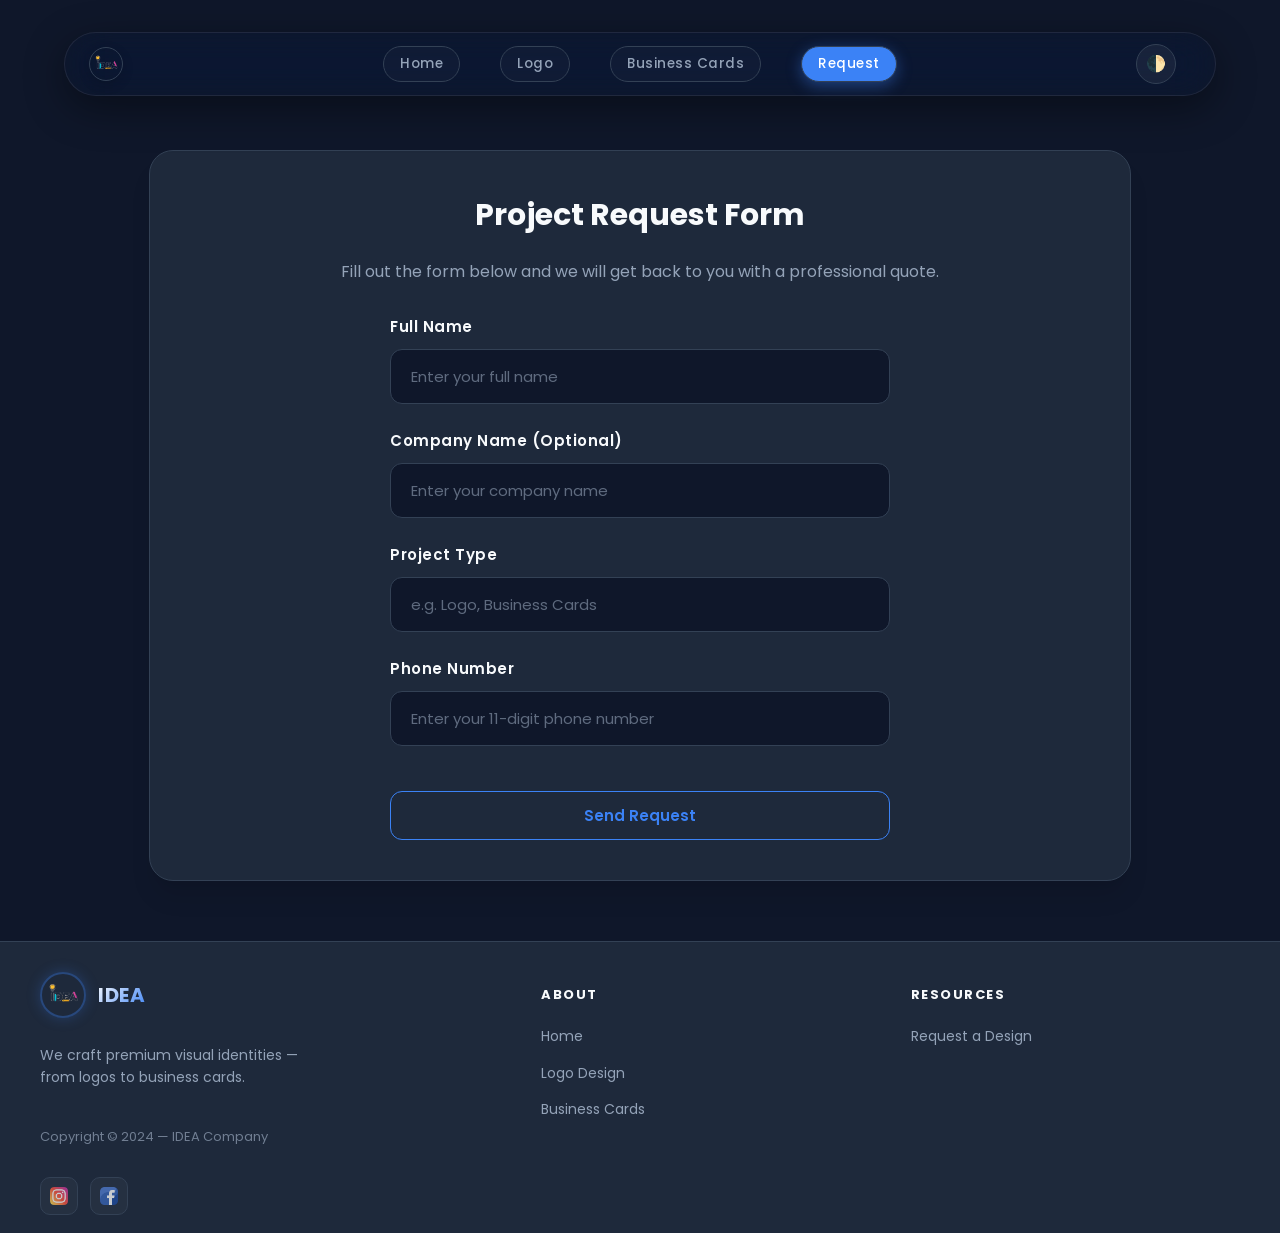
<file: application-form.html>
<Html>
<head>
<meta charset="utf-8">
<meta name="viewport" content="width=device-width, initial-scale=1.0">
<Title> Request Design - IDEA Company </Title>
<link rel="icon" type="image/png" href="Project Phtots/ICON.png">
<link rel="stylesheet" href="style.css?v=1.2">
<script src="script.js"></script>
</head>
<body>
<div id="loader">
    <div class="spinner"></div>
</div>

<!-- Toast Container -->
<div id="toast-container"></div>

<div class="navigation-center fade-in">
    <a href="index.html" class="nav-logo">
        <img src="Project Phtots/ICON.png" alt="IDEA" class="nav-logo-img">
    </a>
    <button class="menu-toggle" onclick="toggleMobileMenu()" aria-label="Toggle Menu">
        <span></span>
        <span></span>
        <span></span>
    </button>
	<ul id="nav-menu">
      <li> <a href="index.html" class="nav-link"> Home </a> </li>
      <li> <a href="logo-design.html" class="nav-link"> Logo </a> </li>
      <li> <a href="business-cards.html" class="nav-link"> Business Cards </a> </li>
      <li> <a href="application-form.html" class="nav-link"> Request </a> </li>
    </ul>
    <button class="theme-toggle" onclick="toggleTheme()">🌓</button>
</div>
 
<div class="content-center fade-in card-hover reveal">
    <h2 style="margin-top: 0;"> Project Request Form </h2>
    <p style="color: var(--text-secondary); margin-bottom: 30px;"> Fill out the form below and we will get back to you with a professional quote. </p>
    <form id="contact-form" action="https://formspree.io/f/placeholder" method="POST">
        <div style="text-align: left;">
            <label> Full Name </label>
            <input type="text" name="name" required placeholder="Enter your full name">
            
            <label> Company Name (Optional) </label>
            <input type="text" name="company" placeholder="Enter your company name">
            
            <label> Project Type </label>
            <input type="text" name="project" placeholder="e.g. Logo, Business Cards" required>
            
            <label> Phone Number </label>
            <input type="tel" name="phone" placeholder="Enter your 11-digit phone number" maxlength="11" required>
        </div>
        <button type="submit" class="btn-outline" style="width: 100%; margin-top: 20px;"> Send Request </button>
    </form>
</div>

<script>
    const form = document.getElementById('contact-form');
    if (form) {
        form.addEventListener('submit', async (e) => {
            e.preventDefault();
            showToast('Sending your request...', 'success');
            setTimeout(() => {
                showToast('Request sent successfully! We will contact you soon.', 'success');
                form.reset();
            }, 1500);
        });
    }
</script>



<footer class="footer">
  <div class="footer-inner">
    <!-- Left: Brand -->
    <div class="footer-brand">
      <a href="index.html" class="footer-logo">
        <img src="Project Phtots/ICON.png" alt="IDEA Logo" class="footer-logo-img">
        <span class="footer-logo-name">IDEA</span>
      </a>
      <p class="footer-tagline">We craft premium visual identities — from logos to business cards.</p>
      <p class="footer-copy">Copyright &copy; 2024 — IDEA Company</p>
      <div class="footer-social">
        <a href="https://www.instagram.com/ideacompanny?igsh=MTB5cTJnNDBtMDUwZQ==" target="_blank" aria-label="Instagram">
          <img src="Poject icons/instagram.png" alt="Instagram">
        </a>
        <a href="https://www.facebook.com/IDEACompanny?mibextid=ZbWKwL" target="_blank" aria-label="Facebook">
          <img src="Poject icons/facebook.png" alt="Facebook">
        </a>
      </div>
    </div>

    <!-- Middle: About Links -->
    <div class="footer-nav-col">
      <p class="footer-nav-heading">About</p>
      <a href="index.html">Home</a>
      <a href="logo-design.html">Logo Design</a>
      <a href="business-cards.html">Business Cards</a>
    </div>

    <!-- Right: Resources Links -->
    <div class="footer-nav-col">
      <p class="footer-nav-heading">Resources</p>
      <a href="application-form.html">Request a Design</a>
    </div>
  </div>
</footer>

</body>
</Html>
</file>
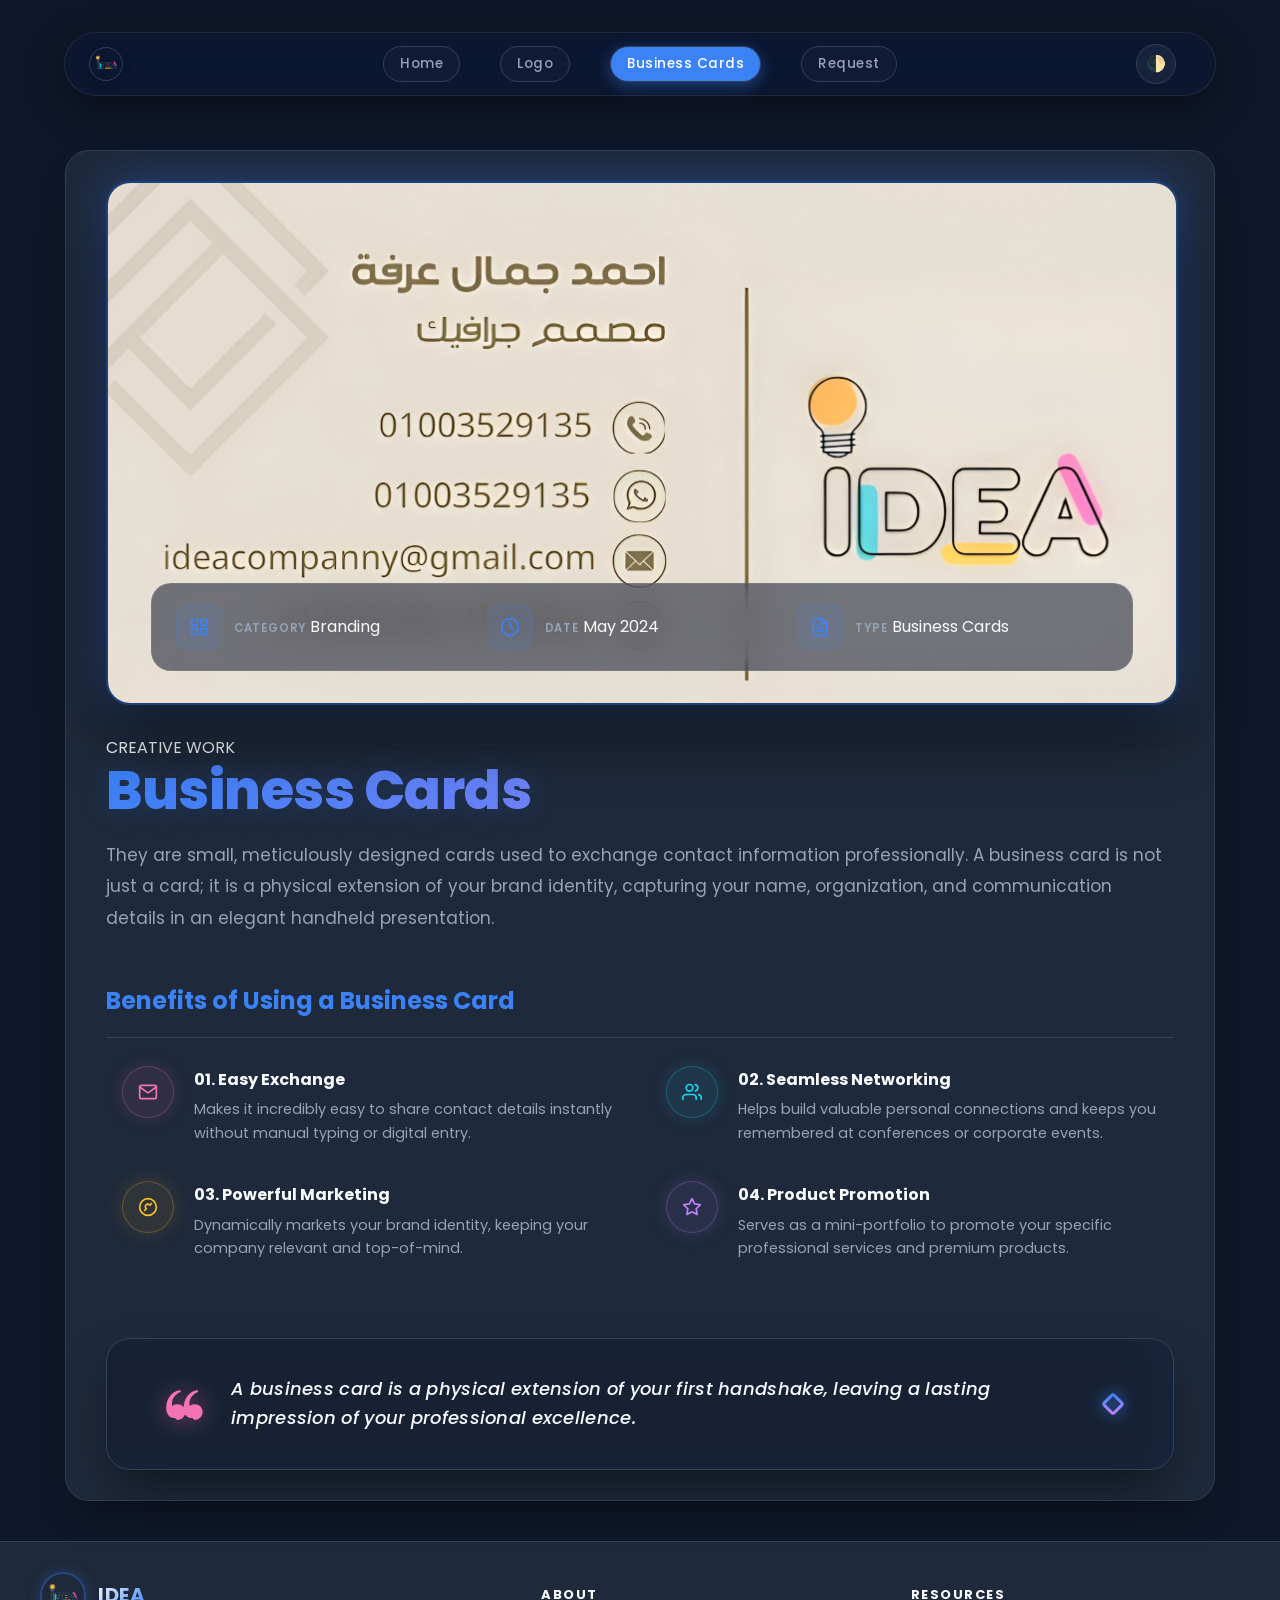
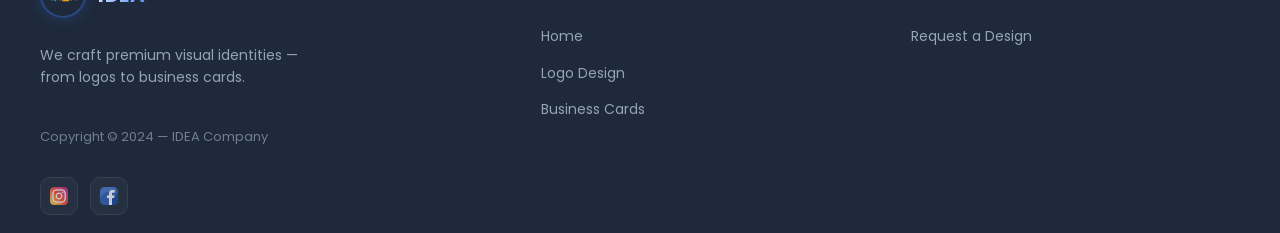
<file: business-cards.html>
<Html>
<head>
<meta charset="utf-8">
<meta name="viewport" content="width=device-width, initial-scale=1.0">
<Title> Business Cards - IDEA Company </Title>
<link rel="icon" type="image/png" href="Project Phtots/ICON.png">
<link rel="stylesheet" href="style.css?v=1.2">
<script src="script.js"></script>
</head>
<body>
<div id="loader">
    <div class="spinner"></div>
</div>

<div class="navigation-center fade-in">
    <a href="index.html" class="nav-logo">
        <img src="Project Phtots/ICON.png" alt="IDEA" class="nav-logo-img">
    </a>
    <button class="menu-toggle" onclick="toggleMobileMenu()" aria-label="Toggle Menu">
        <span></span>
        <span></span>
        <span></span>
    </button>
	<ul id="nav-menu">
      <li> <a href="index.html" class="nav-link"> Home </a> </li>
      <li> <a href="logo-design.html" class="nav-link"> Logo </a> </li>
      <li> <a href="business-cards.html" class="nav-link"> Business Cards </a> </li>
      <li> <a href="application-form.html" class="nav-link"> Request </a> </li>
    </ul>
    <button class="theme-toggle" onclick="toggleTheme()">🌓</button>
</div>

<div class="showcase-container vertical-showcase fade-in">
  <div class="showcase-grid">
    <!-- Left Column: Visual Showcase -->
    <div class="showcase-image-wrapper card-hover reveal">
      <img src="Project Phtots/Business card.jpeg" alt="Business Cards" class="showcase-img">
      
      <!-- Overlapping Floating Glass Metadata Panel -->
      <div class="showcase-meta-bar">
        <div class="meta-item">
          <div class="meta-icon">
            <svg width="20" height="20" viewBox="0 0 24 24" fill="none" stroke="#3b82f6" stroke-width="2" stroke-linecap="round" stroke-linejoin="round"><rect x="3" y="3" width="7" height="7"></rect><rect x="14" y="3" width="7" height="7"></rect><rect x="14" y="14" width="7" height="7"></rect><rect x="3" y="14" width="7" height="7"></rect></svg>
          </div>
          <div class="meta-details">
            <span class="meta-label">CATEGORY</span>
            <span class="meta-value">Branding</span>
          </div>
        </div>
        <div class="meta-divider"></div>
        <div class="meta-item">
          <div class="meta-icon">
            <svg width="20" height="20" viewBox="0 0 24 24" fill="none" stroke="#3b82f6" stroke-width="2" stroke-linecap="round" stroke-linejoin="round"><circle cx="12" cy="12" r="10"></circle><polyline points="12 6 12 12 16 14"></polyline></svg>
          </div>
          <div class="meta-details">
            <span class="meta-label">DATE</span>
            <span class="meta-value">May 2024</span>
          </div>
        </div>
        <div class="meta-divider"></div>
        <div class="meta-item">
          <div class="meta-icon">
            <svg width="20" height="20" viewBox="0 0 24 24" fill="none" stroke="#3b82f6" stroke-width="2" stroke-linecap="round" stroke-linejoin="round"><path d="M14 2H6a2 2 0 0 0-2 2v16a2 2 0 0 0 2 2h12a2 2 0 0 0 2-2V8z"></path><polyline points="14 2 14 8 20 8"></polyline><line x1="16" y1="13" x2="8" y2="13"></line><line x1="16" y1="17" x2="8" y2="17"></line><polyline points="10 9 9 9 8 9"></polyline></svg>
          </div>
          <div class="meta-details">
            <span class="meta-label">TYPE</span>
            <span class="meta-value">Business Cards</span>
          </div>
        </div>
      </div>
    </div>
    
    <!-- Right Column: Context Information -->
    <div class="showcase-info">
      <div class="showcase-header">
        <span class="showcase-subtitle">CREATIVE WORK</span>
        <h1 class="showcase-title">Business Cards</h1>
        <div class="showcase-title-glow"></div>
      </div>
      
      <p class="showcase-desc">They are small, meticulously designed cards used to exchange contact information professionally. A business card is not just a card; it is a physical extension of your brand identity, capturing your name, organization, and communication details in an elegant handheld presentation.</p>
      
      <div class="showcase-benefits">
        <h3 class="showcase-subheading">Benefits of Using a Business Card</h3>
        <div class="showcase-benefits-list">
          <!-- Benefit 1 -->
          <div class="benefit-item">
            <div class="benefit-icon-wrapper b-pink">
              <svg width="20" height="20" viewBox="0 0 24 24" fill="none" stroke="#f472b6" stroke-width="2" stroke-linecap="round" stroke-linejoin="round"><path d="M4 4h16c1.1 0 2 .9 2 2v12c0 1.1-.9 2-2 2H4c-1.1 0-2-.9-2-2V6c0-1.1.9-2 2-2z"></path><polyline points="22,6 12,13 2,6"></polyline></svg>
            </div>
            <div class="benefit-text">
              <h4 class="benefit-title">01. Easy Exchange</h4>
              <p class="benefit-desc">Makes it incredibly easy to share contact details instantly without manual typing or digital entry.</p>
            </div>
          </div>

          <!-- Benefit 2 -->
          <div class="benefit-item">
            <div class="benefit-icon-wrapper b-cyan">
              <svg width="20" height="20" viewBox="0 0 24 24" fill="none" stroke="#22d3ee" stroke-width="2" stroke-linecap="round" stroke-linejoin="round"><path d="M17 21v-2a4 4 0 0 0-4-4H5a4 4 0 0 0-4 4v2"></path><circle cx="9" cy="7" r="4"></circle><path d="M23 21v-2a4 4 0 0 0-3-3.87"></path><path d="M16 3.13a4 4 0 0 1 0 7.75"></path></svg>
            </div>
            <div class="benefit-text">
              <h4 class="benefit-title">02. Seamless Networking</h4>
              <p class="benefit-desc">Helps build valuable personal connections and keeps you remembered at conferences or corporate events.</p>
            </div>
          </div>

          <!-- Benefit 3 -->
          <div class="benefit-item">
            <div class="benefit-icon-wrapper b-yellow">
              <svg width="20" height="20" viewBox="0 0 24 24" fill="none" stroke="#fbbf24" stroke-width="2" stroke-linecap="round" stroke-linejoin="round"><circle cx="12" cy="12" r="10"></circle><path d="M16.2 7.8l-2 2a3 3 0 1 0-4.2 4.2l-2 2"></path></svg>
            </div>
            <div class="benefit-text">
              <h4 class="benefit-title">03. Powerful Marketing</h4>
              <p class="benefit-desc">Dynamically markets your brand identity, keeping your company relevant and top-of-mind.</p>
            </div>
          </div>

          <!-- Benefit 4 -->
          <div class="benefit-item">
            <div class="benefit-icon-wrapper b-violet">
              <svg width="20" height="20" viewBox="0 0 24 24" fill="none" stroke="#c084fc" stroke-width="2" stroke-linecap="round" stroke-linejoin="round"><polygon points="12 2 15.09 8.26 22 9.27 17 14.14 18.18 21.02 12 17.77 5.82 21.02 7 14.14 2 9.27 8.91 8.26 12 2"></polygon></svg>
            </div>
            <div class="benefit-text">
              <h4 class="benefit-title">04. Product Promotion</h4>
              <p class="benefit-desc">Serves as a mini-portfolio to promote your specific professional services and premium products.</p>
            </div>
          </div>
        </div>
      </div>
    </div>
  </div>
  
  <!-- Bottom Full-Width Quote Banner -->
  <div class="showcase-quote-bar card-hover">
    <div class="quote-content">
      <div class="quote-icon">
        <svg width="36" height="36" viewBox="0 0 24 24" fill="#f472b6" stroke="none"><path d="M9.9 19c-1.3 0-2.3-.4-3.1-1.3C6 16.9 5.6 15.7 5.6 14c0-2.3.6-4.3 1.9-6C8.8 6.4 10.5 5.3 12.6 5l.3 1c-1.4.5-2.5 1.3-3.2 2.3-.8 1.1-1.2 2.2-1.2 3.5 0 .5.1.9.2 1.2.6-.6 1.4-.9 2.4-.9 1.2 0 2.2.4 2.9 1.1.7.7 1.1 1.7 1.1 2.8 0 1.2-.4 2.1-1.1 2.8-.7.8-1.7 1.2-2.9 1.2zm8.7 0c-1.3 0-2.3-.4-3.1-1.3-.8-.8-1.2-2-1.2-3.7 0-2.3.6-4.3 1.9-6 1.3-1.6 3-2.7 5.1-3l.3 1c-1.4.5-2.5 1.3-3.2 2.3-.8 1.1-1.2 2.2-1.2 3.5 0 .5.1.9.2 1.2.6-.6 1.4-.9 2.4-.9 1.2 0 2.2.4 2.9 1.1.7.7 1.1 1.7 1.1 2.8 0 1.2-.4 2.1-1.1 2.8-.7.8-1.7 1.2-2.9 1.2z"/></svg>
      </div>
      <p class="quote-text">A business card is a physical extension of your first handshake, leaving a lasting impression of your professional excellence.</p>
    </div>
    <div class="quote-accent-diamond">
      <svg width="24" height="24" viewBox="0 0 24 24" fill="none" stroke="url(#diamond-grad)" stroke-width="3" style="filter: drop-shadow(0 0 6px rgba(59, 130, 246, 0.6));"><defs><linearGradient id="diamond-grad" x1="0%" y1="0%" x2="100%" y2="100%"><stop offset="0%" stop-color="#3b82f6"/><stop offset="100%" stop-color="#c084fc"/></linearGradient></defs><rect x="5" y="5" width="14" height="14" rx="2" transform="rotate(45 12 12)"/></svg>
    </div>
  </div>
</div>


	
<footer class="footer">
  <div class="footer-inner">
    <!-- Left: Brand -->
    <div class="footer-brand">
      <a href="index.html" class="footer-logo">
        <img src="Project Phtots/ICON.png" alt="IDEA Logo" class="footer-logo-img">
        <span class="footer-logo-name">IDEA</span>
      </a>
      <p class="footer-tagline">We craft premium visual identities — from logos to business cards.</p>
      <p class="footer-copy">Copyright &copy; 2024 — IDEA Company</p>
      <div class="footer-social">
        <a href="https://www.instagram.com/ideacompanny?igsh=MTB5cTJnNDBtMDUwZQ==" target="_blank" aria-label="Instagram">
          <img src="Poject icons/instagram.png" alt="Instagram">
        </a>
        <a href="https://www.facebook.com/IDEACompanny?mibextid=ZbWKwL" target="_blank" aria-label="Facebook">
          <img src="Poject icons/facebook.png" alt="Facebook">
        </a>
      </div>
    </div>

    <!-- Middle: About Links -->
    <div class="footer-nav-col">
      <p class="footer-nav-heading">About</p>
      <a href="index.html">Home</a>
      <a href="logo-design.html">Logo Design</a>
      <a href="business-cards.html">Business Cards</a>
    </div>

    <!-- Right: Resources Links -->
    <div class="footer-nav-col">
      <p class="footer-nav-heading">Resources</p>
      <a href="application-form.html">Request a Design</a>
    </div>
  </div>
</footer>

</body>
</Html>
</file>
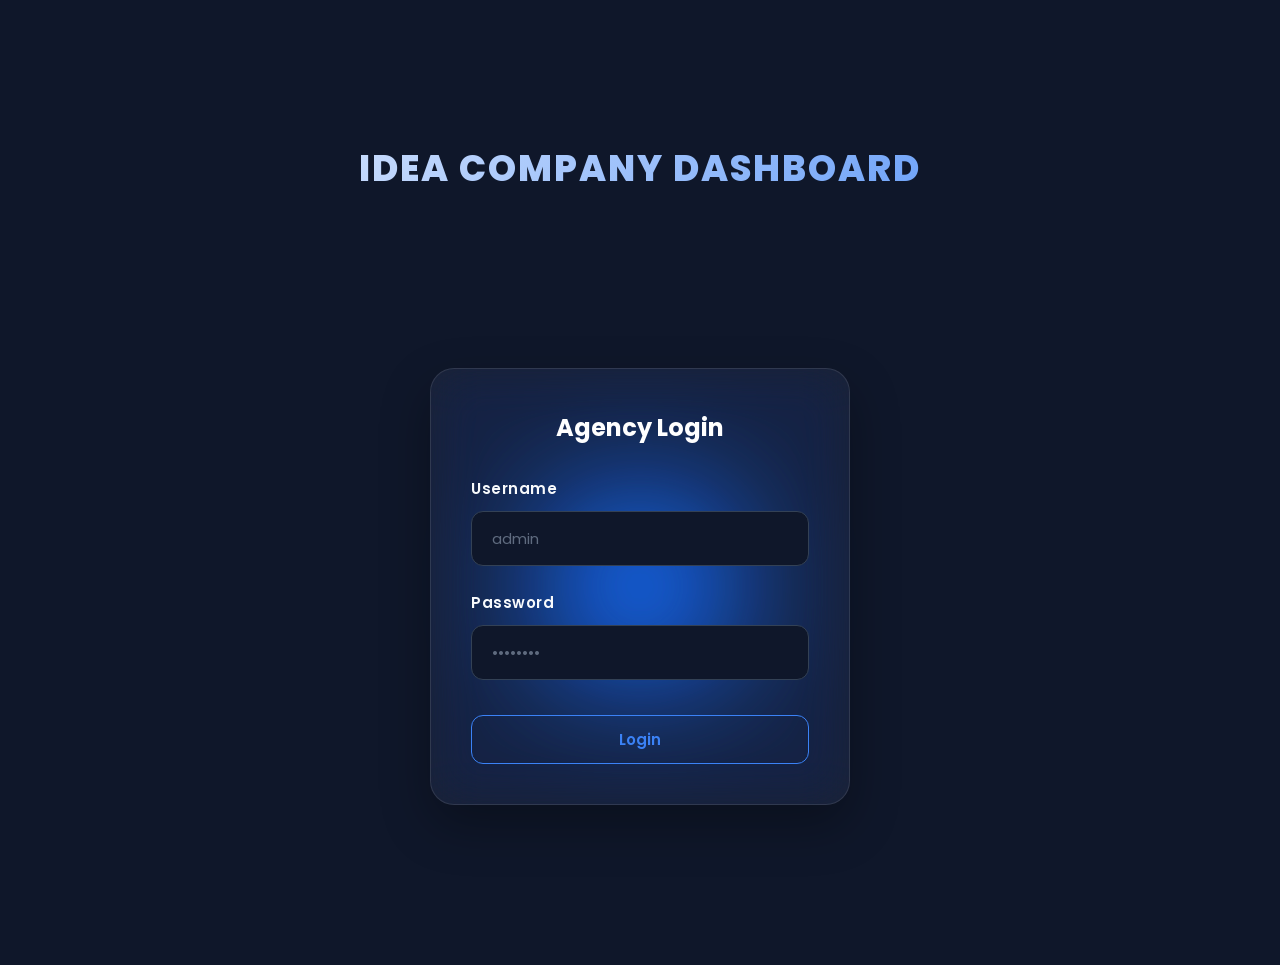
<file: dashboard.html>
<Html>
<head>
<meta charset="utf-8">
<meta name="viewport" content="width=device-width, initial-scale=1.0">
<Title> CMS Dashboard - IDEA Company </Title>
<link rel="icon" type="image/png" href="Project Phtots/ICON.png">
<link rel="stylesheet" href="style.css?v=1.2">
<script src="projects.js"></script>
<script src="script.js"></script>
</head>
<body>
<div id="loader">
    <div class="spinner"></div>
</div>

<!-- Toast Notifications -->
<div id="toast-container"></div>

<div class="header">
     IDEA Company Dashboard
</div>

<!-- Login Section -->
<div id="login-section" class="login-wrapper">
    <div class="login-glow"></div>
    <div class="login-card fade-in">
        <h2 style="margin-bottom: 30px;"> Agency Login </h2>
        <div style="text-align: left;">
            <label> Username </label>
            <input type="text" id="username" placeholder="admin">
            <label> Password </label>
            <input type="password" id="password" placeholder="••••••••">
        </div>
        <button onclick="handleLogin()" class="btn-outline" style="width: 100%; margin-top: 10px;"> Login </button>
        <p id="login-error" class="error-msg"> Invalid username or password! </p>
    </div>
</div>

<!-- Dashboard Content (Protected) -->
<div id="dashboard-content">
    <div class="navigation-left" style="position: sticky; top: 0; z-index: 1000;">
        <a href="index.html" class="btn-outline"> Back to Website </a>
        <button onclick="handleLogout()" class="btn-secondary" style="border-color: #ef4444; color: #ef4444;"> Logout </button>
        <button class="theme-toggle" onclick="toggleTheme()">🌓</button>
    </div>

    <div class="dashboard-container reveal">
        <!-- Stats Section -->
        <div class="stats-grid">
            <div class="stat-card">
                <span class="stat-value" id="stat-count">0</span>
                <span class="stat-label">Total Projects</span>
            </div>
            <div class="stat-card">
                <span class="stat-value" id="stat-last" style="font-size: 14px;">None</span>
                <span class="stat-label">Last Added</span>
            </div>
            <div class="stat-card">
                <span class="stat-value" id="stat-theme" style="font-size: 14px;">Dark</span>
                <span class="stat-label">Active Theme</span>
            </div>
        </div>

        <h3> Add New Project </h3>
        <div class="project-form">
            <div>
                <label> Project Title </label>
                <input type="text" id="p-title" placeholder="e.g. Modern Logo">
            </div>
            <div>
                <label> Upload Image </label>
                <input type="file" id="p-image-file" accept="image/*" onchange="previewImage(event)">
                <div id="image-preview-container"></div>
            </div>
            <div>
                <label> Description </label>
                <input type="text" id="p-desc" placeholder="Brief description of the project">
            </div>
            <div>
                <label> Link Page (Optional) </label>
                <input type="text" id="p-link" placeholder="Job fair 1.Html">
            </div>
            <button onclick="addProject()" class="btn-outline" style="width: 100%; margin-top: 10px;"> Save Project </button>
        </div>

        <h3> Current Projects </h3>
        <div id="dashboard-list">
            <!-- Projects list will be loaded here -->
        </div>
        
        <button onclick="resetProjects()" class="btn-secondary" style="width: 100%; margin-top: 30px; border-color: #ef4444; color: #ef4444;"> Reset to Default Projects </button>
    </div>
</div>

<script>
    const ADMIN_USER = "admin";
    const ADMIN_PASS = "admin123";
    let selectedImageData = "";

    function checkAuth() {
        const isLoggedIn = localStorage.getItem('isLoggedIn');
        const loginSection = document.getElementById('login-section');
        const dashboardContent = document.getElementById('dashboard-content');

        if (isLoggedIn === 'true') {
            loginSection.style.display = 'none';
            dashboardContent.style.display = 'block';
            loadDashboard();
            updateStats();
        } else {
            loginSection.style.display = 'block';
            dashboardContent.style.display = 'none';
        }
    }

    function handleLogin() {
        const user = document.getElementById('username').value;
        const pass = document.getElementById('password').value;
        const errorMsg = document.getElementById('login-error');

        if (user === ADMIN_USER && pass === ADMIN_PASS) {
            localStorage.setItem('isLoggedIn', 'true');
            errorMsg.style.display = 'none';
            checkAuth();
        } else {
            errorMsg.style.display = 'block';
        }
    }

    function handleLogout() {
        if (confirm('Are you sure you want to logout?')) {
            localStorage.removeItem('isLoggedIn');
            checkAuth();
        }
    }

    function previewImage(event) {
        const file = event.target.files[0];
        if (file) {
            const reader = new FileReader();
            reader.onload = function(e) {
                selectedImageData = e.target.result;
                const container = document.getElementById('image-preview-container');
                container.innerHTML = `<img src="${selectedImageData}" class="preview-img">`;
            }
            reader.readAsDataURL(file);
        }
    }

    function loadDashboard() {
        const listContainer = document.getElementById('dashboard-list');
        let currentProjects = projects;
        const saved = localStorage.getItem('customProjects');
        if (saved) {
            currentProjects = JSON.parse(saved);
        }
        
        listContainer.innerHTML = currentProjects.map((p, index) => `
            <div class="project-list-item">
                <span><strong>${p.title}</strong></span>
                <button class="delete-btn" onclick="deleteProject(${index})"> Delete </button>
            </div>
        `).join('');
    }

    function updateStats() {
        let currentProjects = projects;
        const saved = localStorage.getItem('customProjects');
        if (saved) {
            currentProjects = JSON.parse(saved);
        }

        document.getElementById('stat-count').innerText = currentProjects.length;
        document.getElementById('stat-last').innerText = currentProjects.length > 0 ? currentProjects[currentProjects.length - 1].title : "None";
        document.getElementById('stat-theme').innerText = document.body.classList.contains('light-theme') ? "Light" : "Dark";
    }

    function addProject() {
        const title = document.getElementById('p-title').value;
        const desc = document.getElementById('p-desc').value;
        const link = document.getElementById('p-link').value;

        if (!title || !selectedImageData) return showToast('Title and Image are required!', 'error');

        let currentProjects = projects;
        const saved = localStorage.getItem('customProjects');
        if (saved) {
            currentProjects = JSON.parse(saved);
        }

        const newProject = {
            id: Date.now(),
            title,
            image: selectedImageData,
            description: desc,
            link: link || "#"
        };

        currentProjects.push(newProject);
        localStorage.setItem('customProjects', JSON.stringify(currentProjects));
        
        // Reset form
        document.getElementById('p-title').value = '';
        document.getElementById('p-desc').value = '';
        document.getElementById('p-link').value = '';
        document.getElementById('p-image-file').value = '';
        document.getElementById('image-preview-container').innerHTML = '';
        selectedImageData = "";
        
        loadDashboard();
        updateStats();
        showToast('Project added successfully!', 'success');
    }

    function deleteProject(index) {
        if (!confirm('Are you sure you want to delete this project?')) return;
        
        let currentProjects = projects;
        const saved = localStorage.getItem('customProjects');
        if (saved) {
            currentProjects = JSON.parse(saved);
        }

        currentProjects.splice(index, 1);
        localStorage.setItem('customProjects', JSON.stringify(currentProjects));
        loadDashboard();
        updateStats();
    }

    function resetProjects() {
        if (!confirm('This will revert all changes to the original projects. Continue?')) return;
        localStorage.removeItem('customProjects');
        loadDashboard();
        updateStats();
    }

    window.addEventListener('load', () => {
        checkAuth();
    });

    // Listen for theme changes to update stats
    document.addEventListener('click', (e) => {
        if (e.target.classList.contains('theme-toggle')) {
            setTimeout(updateStats, 100);
        }
    });
</script>

</body>
</Html>
</file>
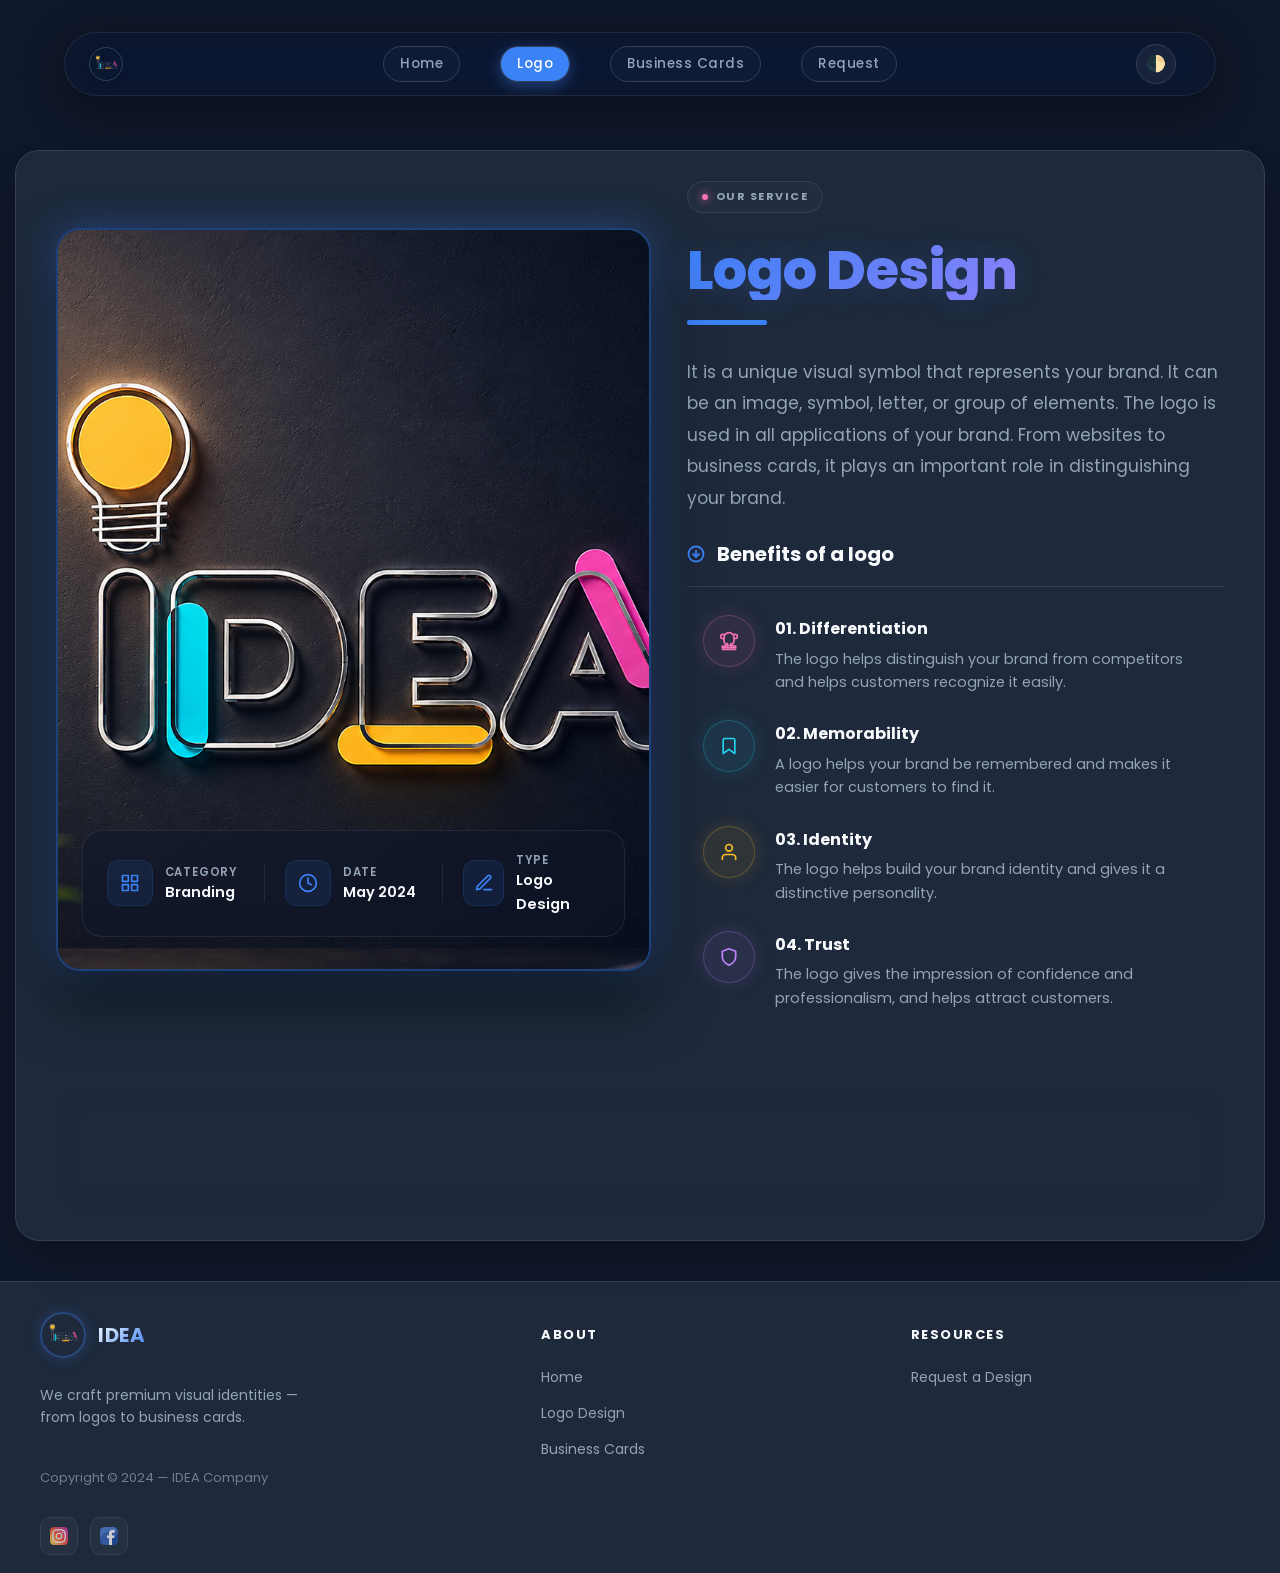
<file: logo-design.html>
<Html>
<head>
<meta charset="utf-8">
<meta name="viewport" content="width=device-width, initial-scale=1.0">
<Title> Logo Design - IDEA Company </Title>
<link rel="icon" type="image/png" href="Project Phtots/ICON.png">
<link rel="stylesheet" href="style.css?v=1.2">
<script src="script.js"></script>
</head>
<body>
<div id="loader">
    <div class="spinner"></div>
</div>

<div class="navigation-center fade-in">
    <a href="index.html" class="nav-logo">
        <img src="Project Phtots/ICON.png" alt="IDEA" class="nav-logo-img">
    </a>
    <button class="menu-toggle" onclick="toggleMobileMenu()" aria-label="Toggle Menu">
        <span></span>
        <span></span>
        <span></span>
    </button>
	<ul id="nav-menu">
      <li> <a href="index.html" class="nav-link"> Home </a> </li>
      <li> <a href="logo-design.html" class="nav-link"> Logo </a> </li>
      <li> <a href="business-cards.html" class="nav-link"> Business Cards </a> </li>
      <li> <a href="application-form.html" class="nav-link"> Request </a> </li>
    </ul>
    <button class="theme-toggle" onclick="toggleTheme()">🌓</button>
</div>
 
<div class="showcase-container fade-in">
  <div class="showcase-grid">
    <div class="showcase-image-wrapper card-hover reveal">
      <img src="Project Phtots/Logo.png" alt="Logo Design" class="showcase-img">
      
      <!-- Overlapping Floating Glass Metadata Panel -->
      <div class="showcase-meta-bar">
        <div class="meta-item">
          <div class="meta-icon">
            <svg width="20" height="20" viewBox="0 0 24 24" fill="none" stroke="#3b82f6" stroke-width="2" stroke-linecap="round" stroke-linejoin="round"><rect x="3" y="3" width="7" height="7"></rect><rect x="14" y="3" width="7" height="7"></rect><rect x="14" y="14" width="7" height="7"></rect><rect x="3" y="14" width="7" height="7"></rect></svg>
          </div>
          <div class="meta-text">
            <span class="meta-label">Category</span>
            <span class="meta-val">Branding</span>
          </div>
        </div>
        <div class="meta-item-divider"></div>
        <div class="meta-item">
          <div class="meta-icon">
            <svg width="20" height="20" viewBox="0 0 24 24" fill="none" stroke="#3b82f6" stroke-width="2" stroke-linecap="round" stroke-linejoin="round"><circle cx="12" cy="12" r="10"></circle><polyline points="12 6 12 12 16 14"></polyline></svg>
          </div>
          <div class="meta-text">
            <span class="meta-label">Date</span>
            <span class="meta-val">May 2024</span>
          </div>
        </div>
        <div class="meta-item-divider"></div>
        <div class="meta-item">
          <div class="meta-icon">
            <svg width="20" height="20" viewBox="0 0 24 24" fill="none" stroke="#3b82f6" stroke-width="2" stroke-linecap="round" stroke-linejoin="round"><path d="M12 20h9"></path><path d="M16.5 3.5a2.121 2.121 0 0 1 3 3L7 19l-4 1 1-4L16.5 3.5z"></path></svg>
          </div>
          <div class="meta-text">
            <span class="meta-label">Type</span>
            <span class="meta-val">Logo Design</span>
          </div>
        </div>
      </div>
    </div>
    
    <!-- Right Column: Services & Benefits -->
    <div class="showcase-info">
      <div class="showcase-badge">
        <span class="badge-dot"></span>
        OUR SERVICE
      </div>
      
      <h1 class="showcase-title">Logo Design</h1>
      <div class="showcase-title-divider"></div>
      
      <p class="showcase-desc">
        It is a unique visual symbol that represents your brand. It can be an image, symbol, letter, or group of elements. The logo is used in all applications of your brand. From websites to business cards, it plays an important role in distinguishing your brand.
      </p>
      
      <div class="showcase-subheading">
        <div class="subheading-icon">
          <svg width="18" height="18" viewBox="0 0 24 24" fill="none" stroke="#3b82f6" stroke-width="2.5" stroke-linecap="round" stroke-linejoin="round"><circle cx="12" cy="12" r="10"></circle><polyline points="8 12 12 16 16 12"></polyline><line x1="12" y1="8" x2="12" y2="16"></line></svg>
        </div>
        <h3>Benefits of a logo</h3>
      </div>
      
      <div class="showcase-benefits-list">
        <!-- Benefit 1 -->
        <div class="benefit-item">
          <div class="benefit-icon-wrapper b-pink">
            <svg width="20" height="20" viewBox="0 0 24 24" fill="none" stroke="#f472b6" stroke-width="2" stroke-linecap="round" stroke-linejoin="round"><path d="M6 9H4.5a2.5 2.5 0 0 1 0-5H6"></path><path d="M18 9h1.5a2.5 2.5 0 0 0 0-5H18"></path><path d="M4 22h16"></path><path d="M10 14.66V17c0 .55-.45 1-1 1H4v2h16v-2h-5c-.55 0-1-.45-1-1v-2.34"></path><path d="M12 2a6 6 0 0 0-6 6v3.58a6 6 0 0 0 6 6 6 6 0 0 0 6-6V8a6 6 0 0 0-6-6z"></path></svg>
          </div>
          <div class="benefit-text">
            <h4 class="benefit-title">01. Differentiation</h4>
            <p class="benefit-desc">The logo helps distinguish your brand from competitors and helps customers recognize it easily.</p>
          </div>
        </div>
        
        <!-- Benefit 2 -->
        <div class="benefit-item">
          <div class="benefit-icon-wrapper b-cyan">
            <svg width="20" height="20" viewBox="0 0 24 24" fill="none" stroke="#22d3ee" stroke-width="2" stroke-linecap="round" stroke-linejoin="round"><path d="M19 21l-7-5-7 5V5a2 2 0 0 1 2-2h10a2 2 0 0 1 2 2z"></path></svg>
          </div>
          <div class="benefit-text">
            <h4 class="benefit-title">02. Memorability</h4>
            <p class="benefit-desc">A logo helps your brand be remembered and makes it easier for customers to find it.</p>
          </div>
        </div>
        
        <!-- Benefit 3 -->
        <div class="benefit-item">
          <div class="benefit-icon-wrapper b-yellow">
            <svg width="20" height="20" viewBox="0 0 24 24" fill="none" stroke="#fbbf24" stroke-width="2" stroke-linecap="round" stroke-linejoin="round"><path d="M20 21v-2a4 4 0 0 0-4-4H8a4 4 0 0 0-4 4v2"></path><circle cx="12" cy="7" r="4"></circle></svg>
          </div>
          <div class="benefit-text">
            <h4 class="benefit-title">03. Identity</h4>
            <p class="benefit-desc">The logo helps build your brand identity and gives it a distinctive personality.</p>
          </div>
        </div>
        
        <!-- Benefit 4 -->
        <div class="benefit-item">
          <div class="benefit-icon-wrapper b-violet">
            <svg width="20" height="20" viewBox="0 0 24 24" fill="none" stroke="#c084fc" stroke-width="2" stroke-linecap="round" stroke-linejoin="round"><path d="M12 22s8-4 8-10V5l-8-3-8 3v7c0 6 8 10 8 10z"></path></svg>
          </div>
          <div class="benefit-text">
            <h4 class="benefit-title">04. Trust</h4>
            <p class="benefit-desc">The logo gives the impression of confidence and professionalism, and helps attract customers.</p>
          </div>
        </div>
      </div>
    </div>
  </div>
  
  <!-- Bottom Full-Width Quote Banner -->
  <div class="showcase-quote-bar card-hover">
    <div class="quote-content">
      <div class="quote-icon">
        <svg width="36" height="36" viewBox="0 0 24 24" fill="#f472b6" stroke="none"><path d="M9.9 19c-1.3 0-2.3-.4-3.1-1.3C6 16.9 5.6 15.7 5.6 14c0-2.3.6-4.3 1.9-6C8.8 6.4 10.5 5.3 12.6 5l.3 1c-1.4.5-2.5 1.3-3.2 2.3-.8 1.1-1.2 2.2-1.2 3.5 0 .5.1.9.2 1.2.6-.6 1.4-.9 2.4-.9 1.2 0 2.2.4 2.9 1.1.7.7 1.1 1.7 1.1 2.8 0 1.2-.4 2.1-1.1 2.8-.7.8-1.7 1.2-2.9 1.2zm8.7 0c-1.3 0-2.3-.4-3.1-1.3-.8-.8-1.2-2-1.2-3.7 0-2.3.6-4.3 1.9-6 1.3-1.6 3-2.7 5.1-3l.3 1c-1.4.5-2.5 1.3-3.2 2.3-.8 1.1-1.2 2.2-1.2 3.5 0 .5.1.9.2 1.2.6-.6 1.4-.9 2.4-.9 1.2 0 2.2.4 2.9 1.1.7.7 1.1 1.7 1.1 2.8 0 1.2-.4 2.1-1.1 2.8-.7.8-1.7 1.2-2.9 1.2z"/></svg>
      </div>
      <p class="quote-text">A great logo is not just a design, it is the silent ambassador of your brand.</p>
    </div>
    <div class="quote-accent-diamond">
      <svg width="24" height="24" viewBox="0 0 24 24" fill="none" stroke="url(#diamond-grad)" stroke-width="3" style="filter: drop-shadow(0 0 6px rgba(59, 130, 246, 0.6));"><defs><linearGradient id="diamond-grad" x1="0%" y1="0%" x2="100%" y2="100%"><stop offset="0%" stop-color="#3b82f6"/><stop offset="100%" stop-color="#c084fc"/></linearGradient></defs><rect x="5" y="5" width="14" height="14" rx="2" transform="rotate(45 12 12)"/></svg>
    </div>
  </div>
</div>


	
<footer class="footer">
  <div class="footer-inner">
    <!-- Left: Brand -->
    <div class="footer-brand">
      <a href="index.html" class="footer-logo">
        <img src="Project Phtots/ICON.png" alt="IDEA Logo" class="footer-logo-img">
        <span class="footer-logo-name">IDEA</span>
      </a>
      <p class="footer-tagline">We craft premium visual identities — from logos to business cards.</p>
      <p class="footer-copy">Copyright &copy; 2024 — IDEA Company</p>
      <div class="footer-social">
        <a href="https://www.instagram.com/ideacompanny?igsh=MTB5cTJnNDBtMDUwZQ==" target="_blank" aria-label="Instagram">
          <img src="Poject icons/instagram.png" alt="Instagram">
        </a>
        <a href="https://www.facebook.com/IDEACompanny?mibextid=ZbWKwL" target="_blank" aria-label="Facebook">
          <img src="Poject icons/facebook.png" alt="Facebook">
        </a>
      </div>
    </div>

    <!-- Middle: About Links -->
    <div class="footer-nav-col">
      <p class="footer-nav-heading">About</p>
      <a href="index.html">Home</a>
      <a href="logo-design.html">Logo Design</a>
      <a href="business-cards.html">Business Cards</a>
    </div>

    <!-- Right: Resources Links -->
    <div class="footer-nav-col">
      <p class="footer-nav-heading">Resources</p>
      <a href="application-form.html">Request a Design</a>
    </div>
  </div>
</footer>

</body>
</Html>
</file>
<file: style.css>
@import url('https://fonts.googleapis.com/css2?family=Poppins:wght@300;400;600;700&display=swap');

:root {
    --bg-primary: #0f172a;
    --bg-secondary: #1e293b;
    --nav-bg: rgba(30, 41, 59, 0.8);
    --accent: #3b82f6;
    --accent-hover: #2563eb;
    --text-primary: #f8fafc;
    --text-secondary: #94a3b8;
    --white: #ffffff;
    --border-color: #334155;
    --transition: all 0.4s cubic-bezier(0.4, 0, 0.2, 1);
    
    /* Input Variables */
    --input-bg: #0f172a;
    --input-color: #f8fafc;
    
    /* Glassmorphism Variables */
    --glass-bg: rgba(15, 23, 42, 0.35);
    --glass-border: rgba(255, 255, 255, 0.08);
    --glass-shadow: 0 12px 40px 0 rgba(0, 0, 0, 0.4);
    --glass-blur: 24px;
}

.light-theme {
    --bg-primary: #f1f5f9;
    --bg-secondary: #ffffff;
    --nav-bg: rgba(255, 255, 255, 0.8);
    --accent: #3b82f6;
    --accent-hover: #2563eb;
    --text-primary: #0f172a;
    --text-secondary: #475569;
    --border-color: #cbd5e1;
    --white: #0f172a;
    
    /* Input Variables (Light Theme) */
    --input-bg: #f8fafc;
    --input-color: #0f172a;
    
    /* Glassmorphism Light Variables */
    --glass-bg: rgba(255, 255, 255, 0.4);
    --glass-border: rgba(0, 0, 0, 0.06);
    --glass-shadow: 0 12px 40px 0 rgba(31, 38, 135, 0.1);
}

body {
    margin: 0;
    padding: 0;
    font-family: 'Poppins', sans-serif;
    background-color: var(--bg-primary);
    color: var(--text-primary);
    line-height: 1.6;
    overflow-x: hidden;
}

/* Custom Scrollbar */
::-webkit-scrollbar {
    width: 10px;
}

::-webkit-scrollbar-track {
    background: var(--bg-primary);
}

::-webkit-scrollbar-thumb {
    background: var(--border-color);
    border-radius: 5px;
}

::-webkit-scrollbar-thumb:hover {
    background: var(--accent);
}

.header {
    background: transparent;
    color: var(--white);
    font-size: 36px;
    font-weight: 800;
    text-align: center;
    padding: 30px 0 10px;
    margin-top: 110px; /* Leave perfect space for the floating navbar */
    border-bottom: none;
    letter-spacing: 2px;
    text-transform: uppercase;
    background: linear-gradient(135deg, var(--white), var(--accent));
    -webkit-background-clip: text;
    background-clip: text;
    -webkit-text-fill-color: transparent;
    transition: var(--transition);
}

/* =========================================
   Premium Footer Layout
   ========================================= */
.footer {
    background: var(--bg-secondary);
    border-top: 1px solid var(--border-color);
    padding: 30px 40px 18px; /* More compact padding */
    font-size: 13px; /* Slightly smaller font */
}

.footer-inner {
    max-width: 1400px;
    margin: 0 auto;
    display: grid;
    grid-template-columns: 1.4fr 1fr 1fr;
    gap: 40px; /* Reduced from 60px */
    align-items: flex-start;
}

/* Left Brand Column */
.footer-brand {
    display: flex;
    flex-direction: column;
    gap: 12px; /* Tighter gap */
}

.footer-logo {
    display: flex;
    align-items: center;
    gap: 12px;
    text-decoration: none;
}

.footer-logo-img {
    width: 42px;
    height: 42px;
    border-radius: 50%;
    object-fit: cover;
    border: 2px solid rgba(59, 130, 246, 0.35);
    box-shadow: 0 0 14px rgba(59, 130, 246, 0.25);
    margin: 0 !important;
}

.footer-logo-name {
    font-size: 20px;
    font-weight: 700;
    background: linear-gradient(135deg, var(--white), var(--accent));
    -webkit-background-clip: text;
    background-clip: text;
    -webkit-text-fill-color: transparent;
    letter-spacing: 0.5px;
}

.footer-tagline {
    font-size: 14px;
    color: var(--text-secondary);
    line-height: 1.6;
    max-width: 260px;
}

.footer-copy {
    font-size: 13px;
    color: var(--text-secondary);
    opacity: 0.7;
}

.footer-social {
    display: flex;
    gap: 12px;
    margin-top: 4px;
}

.footer-social a {
    display: flex;
    align-items: center;
    justify-content: center;
    width: 36px;
    height: 36px;
    border-radius: 10px;
    border: 1px solid var(--border-color);
    background: rgba(255,255,255,0.03);
    transition: all 0.3s ease;
    margin: 0;
}

.footer-social a:hover {
    border-color: var(--accent);
    background: rgba(59, 130, 246, 0.1);
    transform: translateY(-3px);
    box-shadow: 0 6px 20px rgba(59, 130, 246, 0.2);
}

.footer-social a img {
    width: 18px;
    height: 18px;
    margin: 0 !important;
    border: none !important;
    box-shadow: none !important;
    border-radius: 0 !important;
    object-fit: contain;
    opacity: 0.75;
    transition: opacity 0.3s ease;
}

.footer-social a:hover img {
    opacity: 1;
}

/* Right Link Columns */
.footer-nav-col {
    display: flex;
    flex-direction: column;
    gap: 14px;
}

.footer-nav-heading {
    font-size: 13px;
    font-weight: 700;
    text-transform: uppercase;
    letter-spacing: 1.5px;
    color: var(--text-primary);
    margin-bottom: 6px;
}

.footer-nav-col a {
    font-size: 14px;
    color: var(--text-secondary);
    text-decoration: none;
    transition: all 0.25s ease;
    display: inline-block;
    margin: 0;
}

.footer-nav-col a:hover {
    color: var(--accent);
    transform: translateX(4px);
}

/* Bottom Divider Bar */
.footer-bottom {
    max-width: 1400px;
    margin: 40px auto 0;
    padding-top: 24px;
    border-top: 1px solid var(--border-color);
    display: flex;
    align-items: center;
    justify-content: space-between;
    font-size: 13px;
    color: var(--text-secondary);
    opacity: 0.65;
}

/* Responsive Footer */
@media (max-width: 900px) {
    .footer {
        padding: 40px 24px 28px;
    }
    .footer-inner {
        grid-template-columns: 1fr 1fr;
        gap: 36px;
    }
    .footer-brand {
        grid-column: 1 / -1;
    }
}

@media (max-width: 540px) {
    .footer-inner {
        grid-template-columns: 1fr;
    }
    .footer-bottom {
        flex-direction: column;
        gap: 8px;
        text-align: center;
    }
}

ul {
    list-style: none;
    padding: 0;
    margin: 0;
}

ul li {
    display: inline-block;
    padding: 15px;
}

ul li a {
    color: var(--text-secondary);
    text-decoration: none;
    font-weight: 600;
    font-size: 15px;
    padding: 8px 16px;
    border-radius: 8px;
    transition: var(--transition);
}

ul li a:hover {
    color: var(--white);
    background: rgba(255, 255, 255, 0.05);
}

/* Premium Floating Glass Navbar */
.navigation-center, .navigation-left {
    position: fixed;
    top: 32px;
    left: 0;
    right: 0;
    margin: 0 auto;
    width: 90%;
    max-width: 1400px;
    background: var(--glass-bg);
    backdrop-filter: blur(var(--glass-blur)) saturate(180%);
    -webkit-backdrop-filter: blur(var(--glass-blur)) saturate(180%);
    border: 1px solid var(--glass-border);
    border-radius: 100px;
    box-shadow: var(--glass-shadow);
    z-index: 1000;
    transition: all 0.4s cubic-bezier(0.16, 1, 0.3, 1);
    box-sizing: border-box;
}

/* Home Navbar (.navigation-center) Layout */
.navigation-center {
    display: flex;
    justify-content: center;
    align-items: center;
    padding: 8px 32px;
}

.navigation-center ul {
    display: flex;
    align-items: center;
    justify-content: center;
    width: 100%;
    margin: 0;
    padding: 0;
}

.navigation-center ul li {
    padding: 5px 20px;
    display: inline-flex;
    align-items: center;
}

.navigation-center ul li a {
    font-size: 13.5px;
    font-weight: 500;
    letter-spacing: 0.5px;
    padding: 6px 16px;
    border-radius: 50px;
    color: var(--text-secondary);
    border: 1px solid var(--border-color);
    background: rgba(255, 255, 255, 0.02);
    transition: all 0.3s ease;
}

.navigation-center ul li a:hover {
    color: var(--text-primary);
    border-color: var(--accent);
    background: rgba(255, 255, 255, 0.08);
    box-shadow: 0 0 15px rgba(59, 130, 246, 0.2);
    transform: translateY(-1px);
}

.light-theme .navigation-center ul li a:hover {
    background: rgba(0, 0, 0, 0.04);
}

/* Subpage Navbar (.navigation-left) Layout */
.navigation-left {
    display: flex;
    align-items: center;
    justify-content: flex-start;
    gap: 16px;
    padding: 8px 32px;
}

.navigation-left .nav-link.btn {
    margin: 0;
    padding: 6px 16px;
    font-size: 13.5px;
    border-radius: 50px;
    display: inline-flex;
    align-items: center;
    font-weight: 500;
    transition: all 0.3s ease;
}

/* Standardize subpage button styling inside glass navbar */
.navigation-left .nav-link.btn[href="index.html"] {
    background: transparent;
    border: 1px solid var(--border-color);
    color: var(--text-primary);
}

.navigation-left .nav-link.btn[href="index.html"]:hover {
    background: rgba(255, 255, 255, 0.06);
    border-color: var(--accent);
    transform: translateY(-1px);
}

.light-theme .navigation-left .nav-link.btn[href="index.html"]:hover {
    background: rgba(0, 0, 0, 0.04);
}

/* Clickable Navbar Logo */
.nav-logo {
    display: flex;
    align-items: center;
    justify-content: center;
    transition: transform 0.3s ease;
    z-index: 10;
}

.nav-logo:hover {
    transform: scale(1.08);
}

.nav-logo-img {
    height: 32px;
    width: 32px;
    object-fit: cover;
    border-radius: 50%;
    border: 1px solid var(--border-color);
    box-shadow: 0 4px 12px rgba(0, 0, 0, 0.15);
    transition: border-color 0.3s ease, box-shadow 0.3s ease;
}

.nav-logo:hover .nav-logo-img {
    border-color: var(--accent);
    box-shadow: 0 4px 16px rgba(59, 130, 246, 0.3);
}

/* Specific Positions for Layouts */
.navigation-center .nav-logo {
    position: absolute;
    left: 24px;
}

.navigation-left .nav-logo {
    margin-right: 8px;
}

.navigation-left .nav-link.btn[href="application-form.html"] {
    background: var(--accent);
    border: 1px solid transparent;
    color: var(--white);
}

.navigation-left .nav-link.btn[href="application-form.html"]:hover {
    background: var(--accent-hover);
    box-shadow: 0 4px 15px rgba(59, 130, 246, 0.4);
    transform: translateY(-1px);
}

/* Theme Toggle Button Styling */
.theme-toggle {
    position: absolute !important;
    right: 24px !important;
    top: 50% !important;
    transform: translateY(-50%) !important;
    background: rgba(255, 255, 255, 0.05) !important;
    border: 1px solid var(--border-color) !important;
    color: var(--text-primary) !important;
    width: 40px !important;
    height: 40px !important;
    padding: 0 !important;
    border-radius: 50% !important;
    font-size: 16px !important;
    display: inline-flex !important;
    align-items: center !important;
    justify-content: center !important;
    box-shadow: none !important;
    cursor: pointer;
    transition: all 0.3s ease !important;
    z-index: 1001 !important;
}

.theme-toggle:hover {
    background: rgba(255, 255, 255, 0.15) !important;
    border-color: var(--accent) !important;
    transform: translateY(-50%) scale(1.08) !important;
}

.light-theme .theme-toggle {
    background: rgba(0, 0, 0, 0.03) !important;
}

.light-theme .theme-toggle:hover {
    background: rgba(0, 0, 0, 0.08) !important;
}

/* Premium Outlined Button (Outline-only, transparent background) */
.btn-outline {
    background: transparent !important;
    border: 1.5px solid var(--accent) !important;
    color: var(--accent) !important;
    padding: 12px 28px !important;
    border-radius: 12px !important;
    font-weight: 600 !important;
    font-size: 15px !important;
    text-decoration: none;
    display: inline-flex;
    align-items: center;
    justify-content: center;
    transition: all 0.3s ease;
    cursor: pointer;
}

.btn-outline:hover {
    background: var(--accent) !important;
    color: #ffffff !important;
    box-shadow: 0 4px 15px rgba(59, 130, 246, 0.3);
    transform: translateY(-2px);
}

.light-theme .btn-outline {
    border-color: var(--accent) !important;
    color: var(--accent) !important;
}

.light-theme .btn-outline:hover {
    background: var(--accent) !important;
    color: #ffffff !important;
}

/* Glass Navbar Button Uniformity */
.navigation-left .btn-outline,
.navigation-left .btn-secondary {
    padding: 8px 20px !important;
    font-size: 13.5px !important;
    border-radius: 50px !important;
    height: auto !important;
    margin-right: 15px;
}

/* Premium File Input Styling */
input[type="file"] {
    padding: 10px 15px !important;
    cursor: pointer;
    background: var(--input-bg);
    height: auto !important;
    font-size: 14px;
    color: var(--text-secondary);
    border: 2px dashed var(--border-color) !important;
    display: flex;
    align-items: center;
}

input[type="file"]::file-selector-button {
    background: var(--accent);
    border: none;
    color: white !important;
    padding: 6px 14px;
    border-radius: 8px;
    cursor: pointer;
    font-family: 'Poppins', sans-serif;
    font-weight: 600;
    font-size: 12.5px;
    margin-right: 15px;
    transition: all 0.3s ease;
}

input[type="file"]::file-selector-button:hover {
    background: var(--accent-hover);
    box-shadow: 0 0 10px rgba(59, 130, 246, 0.3);
}

.light-theme input[type="file"]::file-selector-button {
    color: white !important;
}

/* Scrolled State */
.navigation-center.scrolled, .navigation-left.scrolled {
    top: 12px;
    padding-top: 4px;
    padding-bottom: 4px;
    background: rgba(15, 23, 42, 0.7);
    border-color: rgba(255, 255, 255, 0.12);
    box-shadow: 0 12px 40px 0 rgba(0, 0, 0, 0.5), 0 0 0 1px rgba(59, 130, 246, 0.1);
}

.light-theme .navigation-center.scrolled, .light-theme .navigation-left.scrolled {
    background: rgba(255, 255, 255, 0.7);
    border-color: rgba(0, 0, 0, 0.1);
    box-shadow: 0 12px 40px 0 rgba(31, 38, 135, 0.12);
}

/* Active Link Glow Styles */
.nav-link.active-link {
    color: var(--white) !important;
    background: var(--accent) !important;
    box-shadow: 0 4px 15px rgba(59, 130, 246, 0.4) !important;
}

.light-theme .nav-link.active-link {
    color: var(--white) !important;
}

/* Content variations */
.content-center {
    text-align: center;
    max-width: 900px;
    margin: 150px auto 60px auto; /* Prevent navbar overlap */
    padding: 40px;
    background: var(--bg-secondary);
    border-radius: 24px;
    border: 1px solid var(--border-color);
    box-shadow: 0 20px 25px -5px rgba(0, 0, 0, 0.1), 0 10px 10px -5px rgba(0, 0, 0, 0.04);
}

.content-left {
    text-align: left;
    max-width: 900px;
    margin: 150px auto 60px auto; /* Prevent navbar overlap */
    padding: 40px;
    background: var(--bg-secondary);
    border-radius: 24px;
    border: 1px solid var(--border-color);
    box-shadow: 0 20px 25px -5px rgba(0, 0, 0, 0.1), 0 10px 10px -5px rgba(0, 0, 0, 0.04);
}

/* ==========================================================================
   Showcase Grid Layout (logo-design.html, etc.)
   ========================================================================== */

/* Main Container */
.showcase-container {
    max-width: 1250px;
    margin: 150px auto 40px auto; /* Increased top margin to prevent navbar overlap */
    padding: 30px 40px; /* Smaller padding */
    background: var(--bg-secondary);
    border-radius: 24px;
    border: 1px solid var(--border-color);
    box-shadow: 0 20px 40px -15px rgba(0, 0, 0, 0.4);
    box-sizing: border-box;
    display: flex;
    flex-direction: column;
    gap: 30px; /* Reduced gap */
}

.light-theme .showcase-container {
    background: rgba(255, 255, 255, 0.6);
    border-color: var(--glass-border);
    box-shadow: var(--glass-shadow);
}

/* Grid Layout */
.showcase-grid {
    display: grid;
    grid-template-columns: 1.1fr 1fr;
    gap: 40px; /* Reduced gap */
    align-items: center; /* Center items instead of stretching, preserving image aspect ratio */
}

/* Left Column: Image wrapper */
.showcase-image-wrapper {
    position: relative;
    border-radius: 24px;
    overflow: hidden;
    width: 100%;
    aspect-ratio: 4 / 5; /* Preserves vertical logo visual correctly */
    background: #090d16;
    border: 2px solid rgba(59, 130, 246, 0.45);
    box-shadow: 0 30px 60px rgba(0, 0, 0, 0.5), 0 0 40px rgba(59, 130, 246, 0.4), inset 0 0 20px rgba(59, 130, 246, 0.2);
    transition: all 0.5s cubic-bezier(0.16, 1, 0.3, 1);
}

.showcase-image-wrapper:hover {
    border-color: rgba(192, 132, 252, 0.65);
    box-shadow: 0 35px 70px rgba(0, 0, 0, 0.6), 0 0 50px rgba(192, 132, 252, 0.55), inset 0 0 25px rgba(192, 132, 252, 0.3);
}

.showcase-img {
    position: absolute;
    top: 0;
    left: 0;
    width: 100%;
    height: 100%;
    object-fit: cover;
    transform: scale(1.12);
    transition: transform 0.8s cubic-bezier(0.16, 1, 0.3, 1), opacity 0.8s ease-out;
}

.showcase-image-wrapper:hover .showcase-img {
    transform: scale(1.18);
}

/* Metadata Glass Panel */
.showcase-meta-bar {
    position: absolute;
    bottom: 32px;
    left: 4%;
    width: 92%;
    background: rgba(15, 23, 42, 0.55);
    backdrop-filter: blur(16px);
    -webkit-backdrop-filter: blur(16px);
    border: 1px solid rgba(255, 255, 255, 0.08);
    border-radius: 20px;
    padding: 20px 24px;
    display: flex;
    align-items: center;
    justify-content: space-between;
    box-sizing: border-box;
    z-index: 10;
}

/* Vertical Showcase Layout (e.g. for Business Cards) */
.vertical-showcase {
    max-width: 1150px !important; /* Slightly enlarged as requested */
    padding: 30px 40px !important;
}

.vertical-showcase .showcase-grid {
    display: flex;
    flex-direction: column;
    gap: 30px;
    align-items: stretch;
}

.vertical-showcase .showcase-image-wrapper {
    width: 100%;
    aspect-ratio: 1.6 / 1; /* Ideal aspect ratio for landscape business cards */
    max-height: 520px;
    height: auto;
}

.vertical-showcase .showcase-benefits-list {
    display: grid;
    grid-template-columns: 1fr 1fr; /* Beautiful 2-column layout to make use of horizontal space */
    gap: 20px;
}

@media (max-width: 768px) {
    .vertical-showcase .showcase-benefits-list {
        grid-template-columns: 1fr;
    }
}


.light-theme .showcase-meta-bar {
    background: rgba(255, 255, 255, 0.65);
    border-color: rgba(0, 0, 0, 0.06);
}

.meta-item {
    display: flex;
    align-items: center;
    gap: 12px;
    flex: 1;
}

.meta-icon {
    display: flex;
    align-items: center;
    justify-content: center;
    width: 44px;
    height: 44px;
    border-radius: 12px;
    background: rgba(59, 130, 246, 0.1);
    border: 1px solid rgba(59, 130, 246, 0.15);
}

.meta-text {
    display: flex;
    flex-direction: column;
}

.meta-label {
    font-size: 11.5px;
    color: var(--text-secondary);
    text-transform: uppercase;
    letter-spacing: 0.8px;
    font-weight: 600;
}

.meta-val {
    font-size: 14.5px;
    font-weight: 600;
    color: var(--text-primary);
}

.meta-item-divider {
    width: 1px;
    height: 38px;
    background: rgba(255, 255, 255, 0.08);
    margin: 0 20px;
}

.light-theme .meta-item-divider {
    background: rgba(0, 0, 0, 0.06);
}

/* Right Column: Info & Details */
.showcase-info {
    display: flex;
    flex-direction: column;
    justify-content: flex-start;
}

.showcase-badge {
    align-self: flex-start;
    display: inline-flex;
    align-items: center;
    gap: 8px;
    font-size: 11px;
    font-weight: 700;
    letter-spacing: 1.5px;
    color: var(--text-secondary);
    border: 1px solid var(--border-color);
    padding: 6px 14px;
    border-radius: 50px;
    margin-bottom: 28px;
    background: rgba(255, 255, 255, 0.02);
}

.badge-dot {
    width: 6px;
    height: 6px;
    border-radius: 50%;
    background: #f472b6;
    box-shadow: 0 0 8px #f472b6;
}

.showcase-title {
    font-size: 54px;
    font-weight: 800;
    line-height: 1.1;
    margin: 0 0 20px 0;
    letter-spacing: -0.5px;
    background: linear-gradient(135deg, #3b82f6 0%, #c084fc 100%);
    -webkit-background-clip: text;
    background-clip: text;
    -webkit-text-fill-color: transparent;
    text-shadow: 0 0 30px rgba(59, 130, 246, 0.2);
}

.showcase-title-divider {
    width: 80px;
    height: 5px;
    background: #3b82f6;
    border-radius: 2px;
    margin-bottom: 32px;
}

.showcase-desc {
    font-size: 17px;
    line-height: 1.85;
    color: var(--text-secondary);
    margin: 0 0 24px 0;
}

.showcase-subheading {
    display: flex;
    align-items: center;
    gap: 12px;
    margin-bottom: 20px;
    border-bottom: 1px solid var(--border-color);
    padding-bottom: 16px;
}

.subheading-icon {
    display: flex;
    align-items: center;
    justify-content: center;
}

.showcase-subheading h3 {
    font-size: 20px;
    font-weight: 700;
    margin: 0;
    color: var(--text-primary);
}

/* Benefits List styling */
.showcase-benefits-list {
    display: flex;
    flex-direction: column;
    gap: 10px;
}

.benefit-item {
    display: flex;
    align-items: flex-start;
    gap: 20px;
    padding: 8px 16px;
    border-radius: 16px;
    transition: all 0.3s ease;
}

.benefit-item:hover {
    background: rgba(255, 255, 255, 0.02);
}

.light-theme .benefit-item:hover {
    background: rgba(0, 0, 0, 0.01);
}

.benefit-icon-wrapper {
    display: flex;
    align-items: center;
    justify-content: center;
    width: 50px;
    height: 50px;
    border-radius: 50%;
    flex-shrink: 0;
    border: 1px solid rgba(255, 255, 255, 0.08);
}

.benefit-text {
    display: flex;
    flex-direction: column;
    gap: 4px;
}

.benefit-title {
    font-size: 16px;
    font-weight: 700;
    margin: 0;
    color: var(--text-primary);
}

.benefit-desc {
    font-size: 14.5px;
    line-height: 1.6;
    color: var(--text-secondary);
    margin: 0;
}

/* Benefit Specific Colored Circles */
.benefit-icon-wrapper.b-pink {
    background: rgba(244, 114, 182, 0.08);
    border-color: rgba(244, 114, 182, 0.25);
    box-shadow: 0 0 20px rgba(244, 114, 182, 0.15);
}
.benefit-icon-wrapper.b-cyan {
    background: rgba(34, 211, 238, 0.08);
    border-color: rgba(34, 211, 238, 0.25);
    box-shadow: 0 0 20px rgba(34, 211, 238, 0.15);
}
.benefit-icon-wrapper.b-yellow {
    background: rgba(251, 191, 36, 0.08);
    border-color: rgba(251, 191, 36, 0.25);
    box-shadow: 0 0 20px rgba(251, 191, 36, 0.15);
}
.benefit-icon-wrapper.b-violet {
    background: rgba(192, 132, 252, 0.08);
    border-color: rgba(192, 132, 252, 0.25);
    box-shadow: 0 0 20px rgba(192, 132, 252, 0.15);
}

/* Bottom Callout Quote Bar */
.showcase-quote-bar {
    display: flex;
    align-items: center;
    justify-content: space-between;
    background: rgba(15, 23, 42, 0.4);
    backdrop-filter: blur(12px);
    -webkit-backdrop-filter: blur(12px);
    border: 1px solid var(--border-color);
    border-radius: 24px;
    padding: 36px 48px;
    margin-top: 40px;
    box-sizing: border-box;
    gap: 40px;
    box-shadow: 0 25px 50px -12px rgba(0, 0, 0, 0.5), inset -20px 0 40px rgba(59, 130, 246, 0.04);
}

.light-theme .showcase-quote-bar {
    background: rgba(255, 255, 255, 0.5);
}

.quote-content {
    display: flex;
    align-items: center;
    gap: 28px;
    flex: 1;
}

.quote-icon {
    display: flex;
    align-items: center;
    justify-content: center;
    opacity: 1;
    filter: drop-shadow(0 0 12px rgba(244, 114, 182, 0.45));
}

.quote-icon svg {
    width: 48px !important;
    height: 48px !important;
    transition: all 0.3s ease;
}

.quote-text {
    font-size: 18px;
    font-style: italic;
    font-weight: 500;
    line-height: 1.6;
    color: var(--text-primary);
    margin: 0;
    letter-spacing: 0.3px;
}

.quote-accent-diamond {
    display: flex;
    align-items: center;
    justify-content: center;
    flex-shrink: 0;
    filter: drop-shadow(0 0 10px rgba(59, 130, 246, 0.4));
}

/* Gallery Section */
.gallery-section {
    padding: 60px 20px 80px;
    max-width: 1300px;
    margin: 0 auto;
}

/* Slider Styles */
.slider-wrapper {
    position: relative;
    display: flex;
    align-items: center;
    width: 100%;
}

.slider-viewport {
    width: 100%;
    overflow: hidden;
    padding: 20px 0;
}

.projects-grid {
    display: grid;
    grid-template-columns: repeat(2, 1fr);
    gap: 40px;
    max-width: 950px;
    margin: 0 auto;
    width: 100%;
    padding: 20px 0;
}

@media (max-width: 768px) {
    .projects-grid {
        grid-template-columns: 1fr;
        max-width: 450px;
    }
}

.slider-arrow {
    background: rgba(255, 255, 255, 0.05);
    border: 1px solid var(--border-color);
    color: var(--text-primary);
    width: 50px;
    height: 50px;
    border-radius: 50%;
    display: flex;
    align-items: center;
    justify-content: center;
    cursor: pointer;
    position: absolute;
    z-index: 10;
    transition: all 0.3s ease;
    margin: 0;
    padding: 0;
    font-size: 20px;
}

.slider-arrow:hover {
    background: var(--accent);
    color: var(--white);
    border-color: var(--accent);
    transform: scale(1.1);
}

.left-arrow {
    left: -70px;
}

.right-arrow {
    right: -70px;
}

@media (max-width: 1450px) {
    .left-arrow { left: 0px; }
    .right-arrow { right: 0px; }
    
    /* Make sure arrows sit cleanly on top when screen is smaller */
    .slider-arrow {
        background: rgba(15, 23, 42, 0.8);
        box-shadow: 0 4px 12px rgba(0,0,0,0.3);
    }
}

.project-card {
    background: var(--bg-secondary);
    border-radius: 20px;
    overflow: hidden;
    border: 1px solid var(--border-color);
    transition: var(--transition);
    text-decoration: none;
    color: inherit;
    display: flex;
    flex-direction: column;
    width: 360px;
    flex-shrink: 0;
}

.project-card:hover {
    transform: translateY(-10px);
    box-shadow: 0 20px 30px -10px rgba(59, 130, 246, 0.3);
    border-color: var(--accent);
}

.project-image-container {
    width: 100%;
    height: 250px;
    overflow: hidden;
}

.project-card img {
    width: 100%;
    height: 100%;
    object-fit: cover;
    margin: 0;
    border-radius: 0;
    border: none;
    transform: scale(1.15); /* Zoomed slightly by default to crop out black bars/letterboxing in image assets */
    transition: transform 0.5s cubic-bezier(0.4, 0, 0.2, 1);
}

.project-card:hover img {
    transform: scale(1.22); /* Interactive zoom-in effect */
}

.project-info {
    padding: 25px;
}

.project-info h3 {
    margin-top: 0;
    font-size: 20px;
    color: var(--accent);
}

.project-info p {
    font-size: 14px;
    color: var(--text-secondary);
    margin-bottom: 0;
}

h1 {
    font-size: 36px;
    margin-bottom: 24px;
    background: linear-gradient(to right, var(--white), var(--accent));
    -webkit-background-clip: text;
    background-clip: text;
    -webkit-text-fill-color: transparent;
}

h2 { font-size: 30px; margin-bottom: 20px; }
h3 { font-size: 24px; margin-bottom: 16px; color: var(--accent); }
h4 { font-size: 18px; margin-bottom: 12px; color: var(--text-secondary); font-weight: 400; line-height: 1.8; }

/* Search and Filter UI */
.search-box {
    max-width: 650px;
    margin: 0 auto 50px;
    position: relative;
}

.search-box input {
    box-sizing: border-box;
    width: 100%;
    height: 60px;
    background: var(--glass-bg);
    backdrop-filter: blur(var(--glass-blur)) saturate(180%);
    -webkit-backdrop-filter: blur(var(--glass-blur)) saturate(180%);
    border: 1px solid var(--glass-border);
    color: var(--text-primary);
    margin-bottom: 0;
    padding: 0 25px 0 55px;
    border-radius: 50px;
    transition: all 0.3s cubic-bezier(0.4, 0, 0.2, 1);
    font-family: 'Poppins', sans-serif;
    font-size: 16px;
    box-shadow: var(--glass-shadow);
}

.search-box input:focus {
    border-color: var(--accent);
    outline: none;
    background: rgba(255, 255, 255, 0.05);
    box-shadow: 0 0 25px rgba(59, 130, 246, 0.25), var(--glass-shadow);
    transform: translateY(-2px);
}

.light-theme .search-box input:focus {
    background: rgba(255, 255, 255, 0.65);
}

.search-icon {
    position: absolute;
    left: 22px;
    top: 50%;
    transform: translateY(-50%);
    width: 20px;
    height: 20px;
    color: var(--text-secondary);
    pointer-events: none;
    transition: all 0.3s ease;
}

.search-box input:focus ~ .search-icon {
    color: var(--accent);
    transform: translateY(-50%) scale(1.1);
}

/* Toast Notifications */
#toast-container {
    position: fixed;
    bottom: 30px;
    right: 30px;
    z-index: 3000;
}

.toast {
    background: var(--bg-secondary);
    color: var(--text-primary);
    padding: 15px 25px;
    border-radius: 12px;
    border-left: 5px solid var(--accent);
    box-shadow: 0 10px 15px -3px rgba(0, 0, 0, 0.3);
    margin-top: 10px;
    display: flex;
    align-items: center;
    gap: 12px;
    transform: translateX(120%);
    transition: transform 0.4s cubic-bezier(0.68, -0.55, 0.265, 1.55);
    min-width: 250px;
}

.toast.active {
    transform: translateX(0);
}

.toast.success { border-left-color: #10b981; }
.toast.error { border-left-color: #ef4444; }

/* Cinematic Effects */
.cursor-glow {
    width: 300px;
    height: 300px;
    background: radial-gradient(circle, rgba(59, 130, 246, 0.15) 0%, transparent 70%);
    position: fixed;
    border-radius: 50%;
    pointer-events: none;
    z-index: 9998;
    transform: translate(-50%, -50%);
    transition: opacity 0.3s ease;
    opacity: 0;
}

.particles-container {
    position: absolute;
    top: 0;
    left: 0;
    width: 100%;
    height: 100%;
    overflow: hidden;
    pointer-events: none;
}

.particle {
    position: absolute;
    background: var(--accent);
    border-radius: 50%;
    opacity: 0.2;
    animation: float 20s linear infinite;
}

@keyframes float {
    from { transform: translateY(100vh) rotate(0deg); }
    to { transform: translateY(-100px) rotate(360deg); }
}

/* Page Transitions */
.page-transition {
    position: fixed;
    top: 0;
    left: 0;
    width: 100%;
    height: 100%;
    background: var(--bg-primary);
    z-index: 10000;
    pointer-events: none;
    transition: opacity 0.6s ease;
}

.page-transition-hidden {
    opacity: 0;
}
.hero {
    padding: 180px 20px 120px 20px;
    background: radial-gradient(circle at 50% -20%, rgba(59, 130, 246, 0.15), transparent 70%),
                radial-gradient(circle at 0% 100%, rgba(139, 92, 246, 0.05), transparent 50%);
    position: relative;
    overflow: hidden;
}

.hero::after {
    content: '';
    position: absolute;
    top: 0;
    left: 0;
    width: 100%;
    height: 100%;
    background: radial-gradient(circle at 50% 0%, rgba(59, 130, 246, 0.12), transparent 75%);
    pointer-events: none;
    z-index: -1;
}

/* 2-Column Hero Layout */
.hero-container {
    display: grid;
    grid-template-columns: 1.2fr 1fr;
    gap: 60px;
    max-width: 1400px;
    margin: 0 auto;
    align-items: center;
    position: relative;
    z-index: 2;
    text-align: left;
}

.hero-content {
    display: flex;
    flex-direction: column;
    align-items: flex-start;
}

.hero h1 {
    font-size: 64px;
    margin-bottom: 24px;
    line-height: 1.15;
    background: linear-gradient(135deg, var(--white), var(--accent));
    -webkit-background-clip: text;
    background-clip: text;
    -webkit-text-fill-color: transparent;
}

.hero p {
    font-size: 20px;
    color: var(--text-secondary);
    max-width: 600px;
    margin: 0 0 40px 0;
    line-height: 1.7;
}

.cta-group {
    display: flex;
    justify-content: flex-start;
    gap: 20px;
}

/* Massive Glowing Logo Visual */
.hero-visual {
    display: flex;
    justify-content: center;
    align-items: center;
    position: relative;
}

.hero-logo-wrapper {
    position: relative;
    border-radius: 50%;
    padding: 6px;
    background: rgba(255, 255, 255, 0.02);
    border: 2px solid rgba(255, 255, 255, 0.1);
    box-shadow: 0 0 40px rgba(255, 255, 255, 0.15), inset 0 0 20px rgba(255, 255, 255, 0.05);
    transition: all 0.5s ease;
    animation: hero-logo-float 6s ease-in-out infinite;
}

.hero-logo-wrapper:hover {
    border-color: rgba(255, 255, 255, 0.3);
    box-shadow: 0 0 60px rgba(255, 255, 255, 0.3), inset 0 0 30px rgba(255, 255, 255, 0.1);
    transform: scale(1.03);
}

.hero-logo-img {
    width: 320px;
    height: 320px;
    object-fit: cover;
    border-radius: 50%;
}

@keyframes hero-logo-float {
    0%, 100% {
        transform: translateY(0);
    }
    50% {
        transform: translateY(-15px);
    }
}

/* Responsive Hero Overrides */
@media (max-width: 1024px) {
    .hero-container {
        grid-template-columns: 1fr;
        gap: 40px;
        text-align: center;
    }
    .hero-content {
        align-items: center;
    }
    .cta-group {
        justify-content: center;
    }
    .hero-logo-img {
        width: 250px;
        height: 250px;
    }
}

/* Announcement Bar Replacement */
.announcement-bar {
    background: transparent;
    color: var(--text-primary);
    padding: 12px 0;
    display: flex;
    justify-content: center;
    align-items: center;
    font-weight: 600;
    font-size: 14px;
    overflow: hidden;
    position: relative;
}

.announcement-text {
    display: inline-block;
    white-space: nowrap;
    animation: marquee-alt 20s linear infinite;
}

@keyframes marquee-alt {
    0% { transform: translateX(100%); }
    100% { transform: translateX(-100%); }
}

/* Buttons */
button, .btn {
    background: var(--accent);
    color: var(--white);
    border: none;
    padding: 12px 28px;
    font-family: 'Poppins', sans-serif;
    font-weight: 600;
    font-size: 15px;
    border-radius: 12px;
    cursor: pointer;
    transition: var(--transition);
    margin-right: 15px;
    display: inline-flex;
    align-items: center;
    justify-content: center;
    border: 1px solid transparent;
    text-decoration: none;
}

button:hover, .btn:hover {
    background: var(--accent-hover);
    color: var(--white);
    transform: translateY(-2px);
    box-shadow: 0 10px 15px -3px rgba(59, 130, 246, 0.4);
}

.btn-secondary {
    background: transparent;
    border: 1px solid var(--accent);
    color: var(--text-primary);
}

.btn-secondary:hover {
    background: rgba(59, 130, 246, 0.1);
}

button:active, .btn:active {
    transform: translateY(0);
}

/* Form specific styles */
form {
    max-width: 500px;
    margin: 0 auto;
    text-align: left;
}

label {
    display: block;
    margin-bottom: 10px;
    font-weight: 600;
    color: var(--text-primary);
    font-size: 15px;
    letter-spacing: 0.5px;
}

input {
    box-sizing: border-box;
    width: 100%;
    height: 55px;
    border: 1px solid var(--border-color);
    color: var(--input-color);
    background: var(--input-bg);
    margin-bottom: 25px;
    padding: 0 20px;
    border-radius: 12px;
    transition: var(--transition);
    font-family: 'Poppins', sans-serif;
    font-size: 15px;
}

input::placeholder {
    color: var(--text-secondary);
    opacity: 0.6;
}

input:focus {
    border-color: var(--accent);
    outline: none;
    background: var(--input-bg);
    box-shadow: 0 0 0 4px rgba(59, 130, 246, 0.15), 0 0 20px rgba(59, 130, 246, 0.1);
    transform: translateY(-1px);
}

input[type="submit"] {
    background: var(--accent);
    color: var(--white);
    font-weight: 700;
    cursor: pointer;
    border: none;
    width: 100%;
    padding: 0 30px;
    margin-top: 10px;
}

input[type="submit"]:hover {
    background: var(--accent-hover);
    transform: translateY(-2px);
    box-shadow: 0 10px 15px -3px rgba(59, 130, 246, 0.4);
}

input[type="reset"] {
    background: transparent;
    border: 1px solid var(--border-color);
    color: var(--text-secondary);
    width: 100%;
    padding: 0 30px;
    margin-top: 15px;
    font-weight: 600;
}

input[type="reset"]:hover {
    background: rgba(255, 255, 255, 0.05);
    color: var(--white);
}

/* Images and Lists */

img {
    border-radius: 16px;
    max-width: 100%;
    height: auto;
    box-shadow: 0 10px 15px -3px rgba(0, 0, 0, 0.3);
    margin: 20px 0;
    border: 1px solid var(--border-color);
    transition: var(--transition);
}

img:hover {
    transform: scale(1.02);
}

/* Animations */
@keyframes fadeIn {
    from { opacity: 0; transform: translateY(20px); }
    to { opacity: 1; transform: translateY(0); }
}

.fade-in {
    animation: fadeIn 0.8s ease-out forwards;
}

/* Scroll reveal initial state */
.reveal {
    opacity: 0;
    transform: translateY(30px);
    transition: opacity 0.8s ease-out, transform 0.8s ease-out;
}

.reveal.active {
    opacity: 1;
    transform: translateY(0);
}

/* Micro-interactions */
.card-hover:hover {
    transform: translateY(-5px);
    box-shadow: 0 25px 50px -12px rgba(0, 0, 0, 0.5);
}

ol {
    padding-left: 20px;
    margin: 20px 0;
}

ol li {
    margin-bottom: 15px;
    color: var(--text-primary);
    padding: 0;
    display: list-item;
}

/* Responsive Design */
/* Hamburger Menu Button Style (CSS Animated) */
.menu-toggle {
    display: none;
    background: transparent;
    border: none;
    cursor: pointer;
    position: absolute;
    right: 75px; /* Sits next to theme-toggle */
    top: 50%;
    transform: translateY(-50%);
    z-index: 1002;
    width: 24px;
    height: 18px;
    flex-direction: column;
    justify-content: space-between;
    align-items: center;
    padding: 0;
}

.menu-toggle span {
    display: block;
    width: 24px;
    height: 2px;
    background-color: var(--text-primary);
    border-radius: 2px;
    transition: all 0.3s cubic-bezier(0.645, 0.045, 0.355, 1);
}

/* Open/Active state: Hamburger morphs into perfect 'X' */
.menu-toggle.open span:nth-child(1) {
    transform: translateY(8px) rotate(45deg);
}

.menu-toggle.open span:nth-child(2) {
    opacity: 0;
    transform: scale(0);
}

.menu-toggle.open span:nth-child(3) {
    transform: translateY(-8px) rotate(-45deg);
}

@media (max-width: 768px) {
    .menu-toggle {
        display: flex; /* Show on mobile */
    }

    .navigation-center {
        justify-content: space-between;
        height: 54px;
        padding: 6px 20px;
    }

    .navigation-center, .navigation-left {
        width: 94%;
        top: 12px;
        border-radius: 50px;
    }
    
    .navigation-center ul {
        display: none; /* Hidden by default */
        flex-direction: column;
        position: absolute;
        top: 100%;
        left: 0;
        right: 0;
        background: var(--nav-bg);
        backdrop-filter: blur(25px) saturate(180%);
        -webkit-backdrop-filter: blur(25px) saturate(180%);
        border: 1px solid var(--border-color);
        border-radius: 20px;
        margin-top: 12px;
        padding: 15px;
        box-shadow: var(--glass-shadow);
        z-index: 999;
        width: 100%;
        box-sizing: border-box;
    }

    .navigation-center ul.active {
        display: flex !important;
        animation: navSlideDown 0.3s cubic-bezier(0.16, 1, 0.3, 1) forwards;
    }

    @keyframes navSlideDown {
        from { opacity: 0; transform: translateY(-10px); }
        to { opacity: 1; transform: translateY(0); }
    }
    
    .navigation-center ul li {
        width: 100%;
        padding: 6px 0;
        justify-content: center;
        display: flex;
    }
    
    .navigation-center ul li a {
        width: 100%;
        text-align: center;
        padding: 10px 20px;
        font-size: 14px;
        box-sizing: border-box;
    }
    
    .navigation-left {
        gap: 8px;
    }
    
    .navigation-left .nav-link.btn {
        padding: 6px 14px;
        font-size: 12px;
    }
    
    .header {
        margin-top: 80px;
        font-size: 24px;
        padding: 20px 0 5px;
    }
    
    .content-center, .content-left {
        margin: 20px 15px;
        padding: 25px;
        border-radius: 16px;
    }
    
    h1 { font-size: 28px; }
    h2 { font-size: 24px; }
    
    input { height: 50px; }
}

/* Responsive Showcase Styles */
@media (max-width: 992px) {
    .showcase-grid {
        grid-template-columns: 1fr;
        gap: 32px;
    }
    
    .showcase-container {
        padding: 30px 20px;
        margin: 40px 15px;
    }
    
    .showcase-image-wrapper {
        aspect-ratio: 1.2 / 1;
        height: auto;
        min-height: auto;
    }
    
    .showcase-quote-bar {
        padding: 20px;
        flex-direction: column;
        align-items: flex-start;
        gap: 20px;
    }
    
    .quote-accent-diamond {
        align-self: flex-end;
    }
}

@media (max-width: 768px) {
    .showcase-container {
        gap: 30px;
    }
    
    .showcase-title {
        font-size: 36px;
    }
    
    .showcase-desc {
        font-size: 15px;
    }
}

@media (max-width: 480px) {
    .showcase-meta-bar {
        padding: 12px;
        bottom: 12px;
        flex-direction: column;
        gap: 8px;
    }
    
    .meta-item-divider {
        display: none;
    }
    
    .meta-item {
        width: 100%;
        justify-content: flex-start;
    }
}

/* Loading Screen */
#loader {
    position: fixed;
    top: 0;
    left: 0;
    width: 100%;
    height: 100%;
    background: var(--bg-primary);
    display: flex;
    justify-content: center;
    align-items: center;
    z-index: 9999;
    transition: opacity 0.5s ease, visibility 0.5s ease;
}

.spinner {
    width: 50px;
    height: 50px;
    border: 5px solid var(--bg-secondary);
    border-top: 5px solid var(--accent);
    border-radius: 50%;
    animation: spin 1s linear infinite;
}

@keyframes spin {
    0% { transform: rotate(0deg); }
    100% { transform: rotate(360deg); }
}

.loader-hidden {
    opacity: 0;
    visibility: hidden;
}

/* Dashboard Styles */
.dashboard-container {
    padding: 40px;
    max-width: 800px;
    margin: 40px auto;
    background: var(--bg-secondary);
    border-radius: 24px;
    border: 1px solid var(--border-color);
}

.project-form {
    display: grid;
    gap: 15px;
    margin-bottom: 40px;
    padding-bottom: 40px;
    border-bottom: 1px solid var(--border-color);
}

.project-list-item {
    display: flex;
    justify-content: space-between;
    align-items: center;
    padding: 15px;
    background: var(--bg-primary);
    margin-bottom: 10px;
    border-radius: 12px;
    border: 1px solid var(--border-color);
}

.delete-btn {
    background: #ef4444;
    padding: 8px 15px;
    font-size: 12px;
}

.delete-btn:hover {
    background: #dc2626;
    box-shadow: 0 4px 12px rgba(239, 68, 68, 0.3);
}

.login-wrapper {
    position: relative;
    max-width: 420px;
    margin: 140px auto;
    text-align: center;
    padding: 20px;
}

/* Glassmorphism Glowing Background Sphere */
.login-glow {
    position: absolute;
    width: 250px;
    height: 250px;
    background: radial-gradient(circle, var(--accent) 0%, rgba(59, 130, 246, 0.4) 50%, transparent 100%);
    top: 50%;
    left: 50%;
    transform: translate(-50%, -50%);
    filter: blur(50px);
    z-index: -1;
    pointer-events: none;
    opacity: 0.85;
    animation: pulseGlow 8s ease-in-out infinite;
}

@keyframes pulseGlow {
    0%, 100% { transform: translate(-50%, -50%) scale(1); opacity: 0.75; }
    50% { transform: translate(-50%, -50%) scale(1.15); opacity: 0.95; }
}

/* Glassmorphism Card Style matching the mountain screenshot */
.login-card {
    background: rgba(255, 255, 255, 0.05) !important;
    backdrop-filter: blur(25px) saturate(180%) !important;
    -webkit-backdrop-filter: blur(25px) saturate(180%) !important;
    border: 1.5px solid rgba(255, 255, 255, 0.1) !important;
    box-shadow: 0 20px 50px rgba(0, 0, 0, 0.3) !important;
    border-radius: 24px;
    padding: 40px;
    transition: var(--transition);
}

.login-card h2 {
    color: #ffffff !important;
    font-size: 24px;
    font-weight: 700;
    margin-top: 0;
}

/* Light theme support for glass login */
.light-theme .login-card {
    background: rgba(255, 255, 255, 0.4) !important;
    border: 1.5px solid rgba(255, 255, 255, 0.3) !important;
    box-shadow: 0 20px 50px rgba(31, 38, 135, 0.1) !important;
}

.light-theme .login-card h2 {
    color: var(--text-primary) !important;
}

.error-msg {
    color: #ef4444;
    margin-top: 15px;
    font-size: 14px;
    display: none;
}

#dashboard-content {
    display: none;
}

/* Stats Section */
.stats-grid {
    display: grid;
    grid-template-columns: repeat(auto-fit, minmax(200px, 1fr));
    gap: 20px;
    margin-bottom: 40px;
}

.stat-card {
    background: var(--bg-primary);
    padding: 20px;
    border-radius: 16px;
    border: 1px solid var(--border-color);
    text-align: center;
}

.stat-value {
    font-size: 24px;
    font-weight: 700;
    color: var(--accent);
    display: block;
}

.stat-label {
    font-size: 12px;
    color: var(--text-secondary);
    text-transform: uppercase;
    letter-spacing: 1px;
}

/* Modal Styles */
.modal-overlay {
    position: fixed;
    top: 0;
    left: 0;
    width: 100%;
    height: 100%;
    background: rgba(0, 0, 0, 0.85);
    display: flex;
    justify-content: center;
    align-items: center;
    z-index: 2000;
    opacity: 0;
    visibility: hidden;
    transition: all 0.3s ease;
    backdrop-filter: blur(8px);
}

.modal-overlay.active {
    opacity: 1;
    visibility: visible;
}

.modal-content {
    background: var(--bg-secondary);
    max-width: 800px;
    width: 90%;
    max-height: 90vh;
    border-radius: 24px;
    overflow-y: auto;
    overflow-x: hidden; /* Prevent any accidental horizontal scrollbar */
    position: relative;
    transform: scale(0.9);
    transition: all 0.3s cubic-bezier(0.34, 1.56, 0.64, 1);
    border: 1px solid var(--border-color);
}

.modal-overlay.active .modal-content {
    transform: scale(1);
}

.close-modal {
    position: absolute;
    top: 20px;
    right: 20px;
    background: var(--accent) !important;
    color: var(--white) !important;
    border: none;
    width: 40px;
    height: 40px;
    padding: 0 !important; /* Reset generic button horizontal/vertical padding */
    margin: 0 !important; /* Reset generic button margin */
    border-radius: 50% !important; /* Force a perfect circle shape */
    cursor: pointer;
    font-size: 20px;
    display: inline-flex !important;
    align-items: center;
    justify-content: center;
    z-index: 10;
    transition: var(--transition);
}

.close-modal:hover {
    background: var(--accent-hover) !important;
    transform: scale(1.1);
    box-shadow: 0 4px 15px rgba(59, 130, 246, 0.4);
}

.modal-image {
    width: 100%;
    max-height: 400px;
    object-fit: cover;
    margin: 0 !important; /* Remove inherited global img margins */
    border: none !important; /* Remove inherited global img borders */
    border-radius: 24px 24px 0 0 !important; /* Match top rounded corners of modal */
}

.modal-body {
    padding: 40px;
}

.preview-img {
    width: 100%;
    max-height: 200px;
    object-fit: contain;
    border-radius: 12px;
    margin-top: 10px;
    border: 1px dashed var(--border-color);
    padding: 10px;
}
</file>
